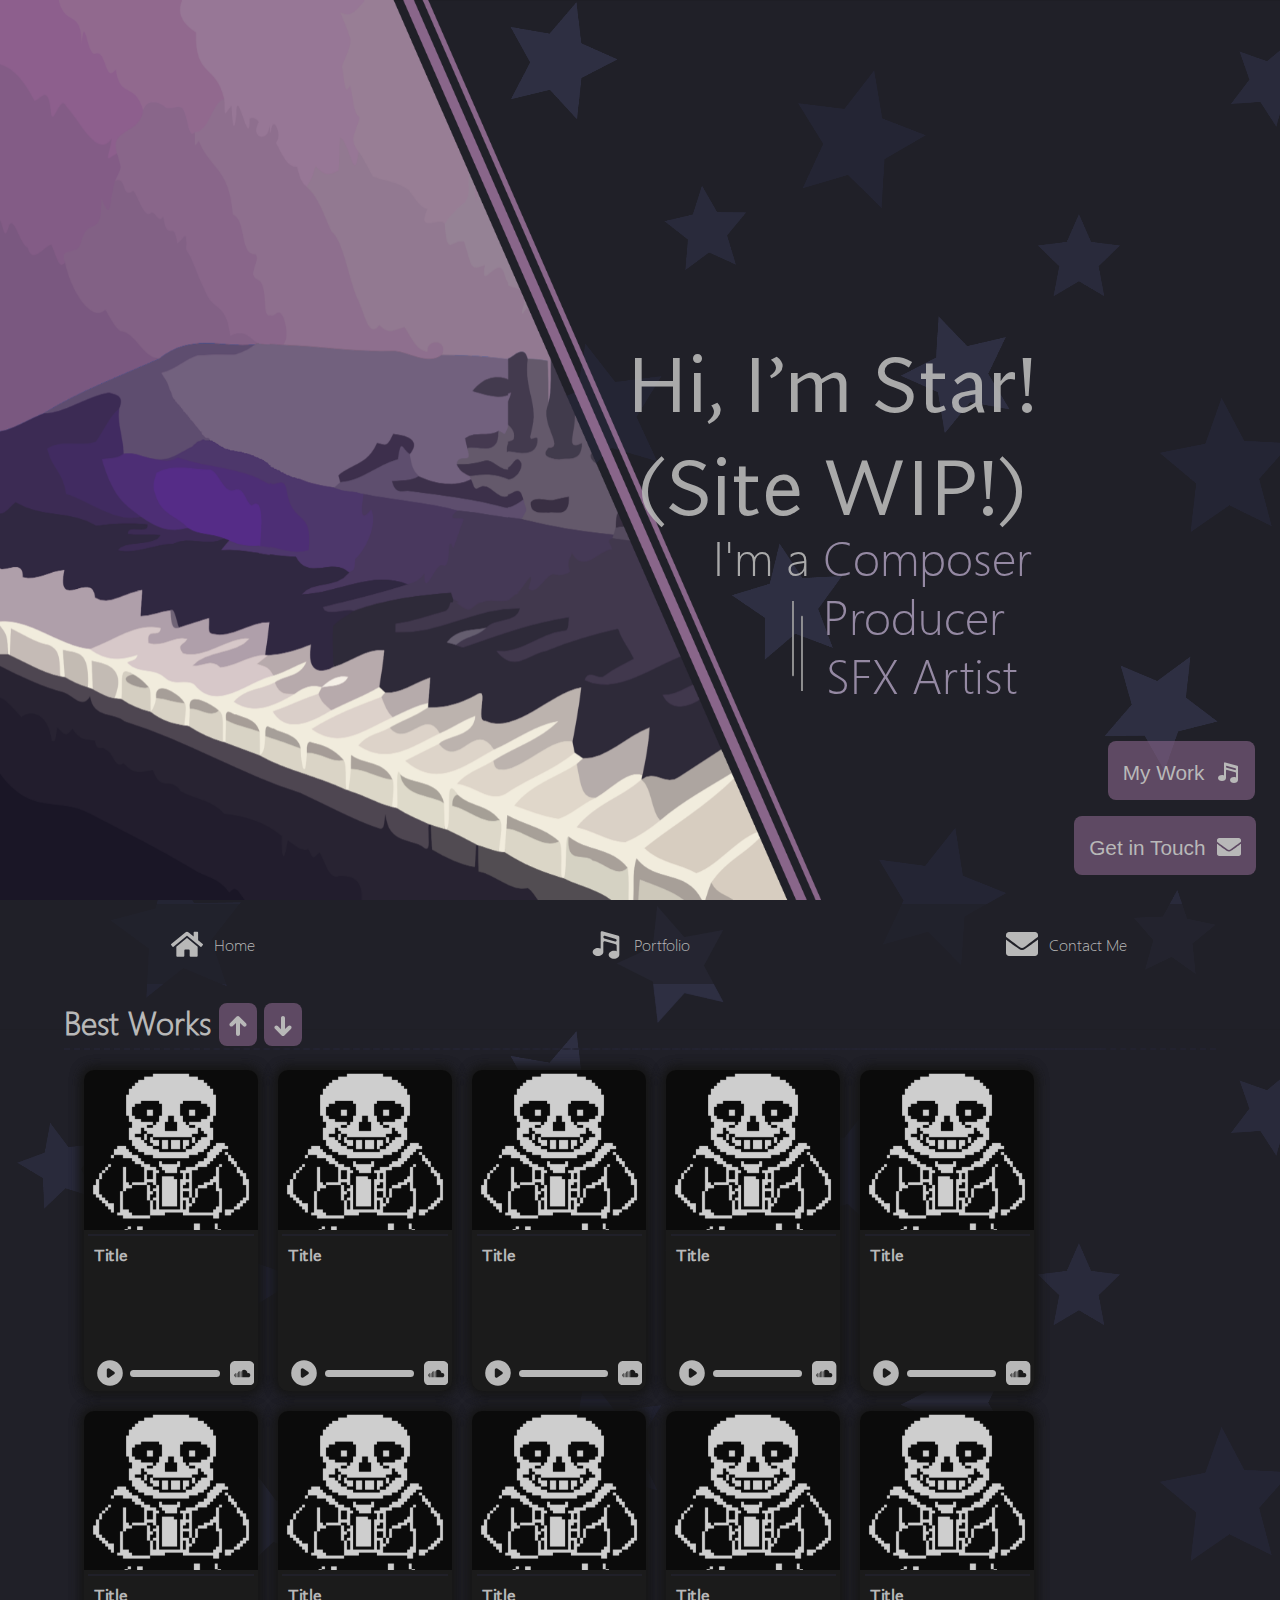
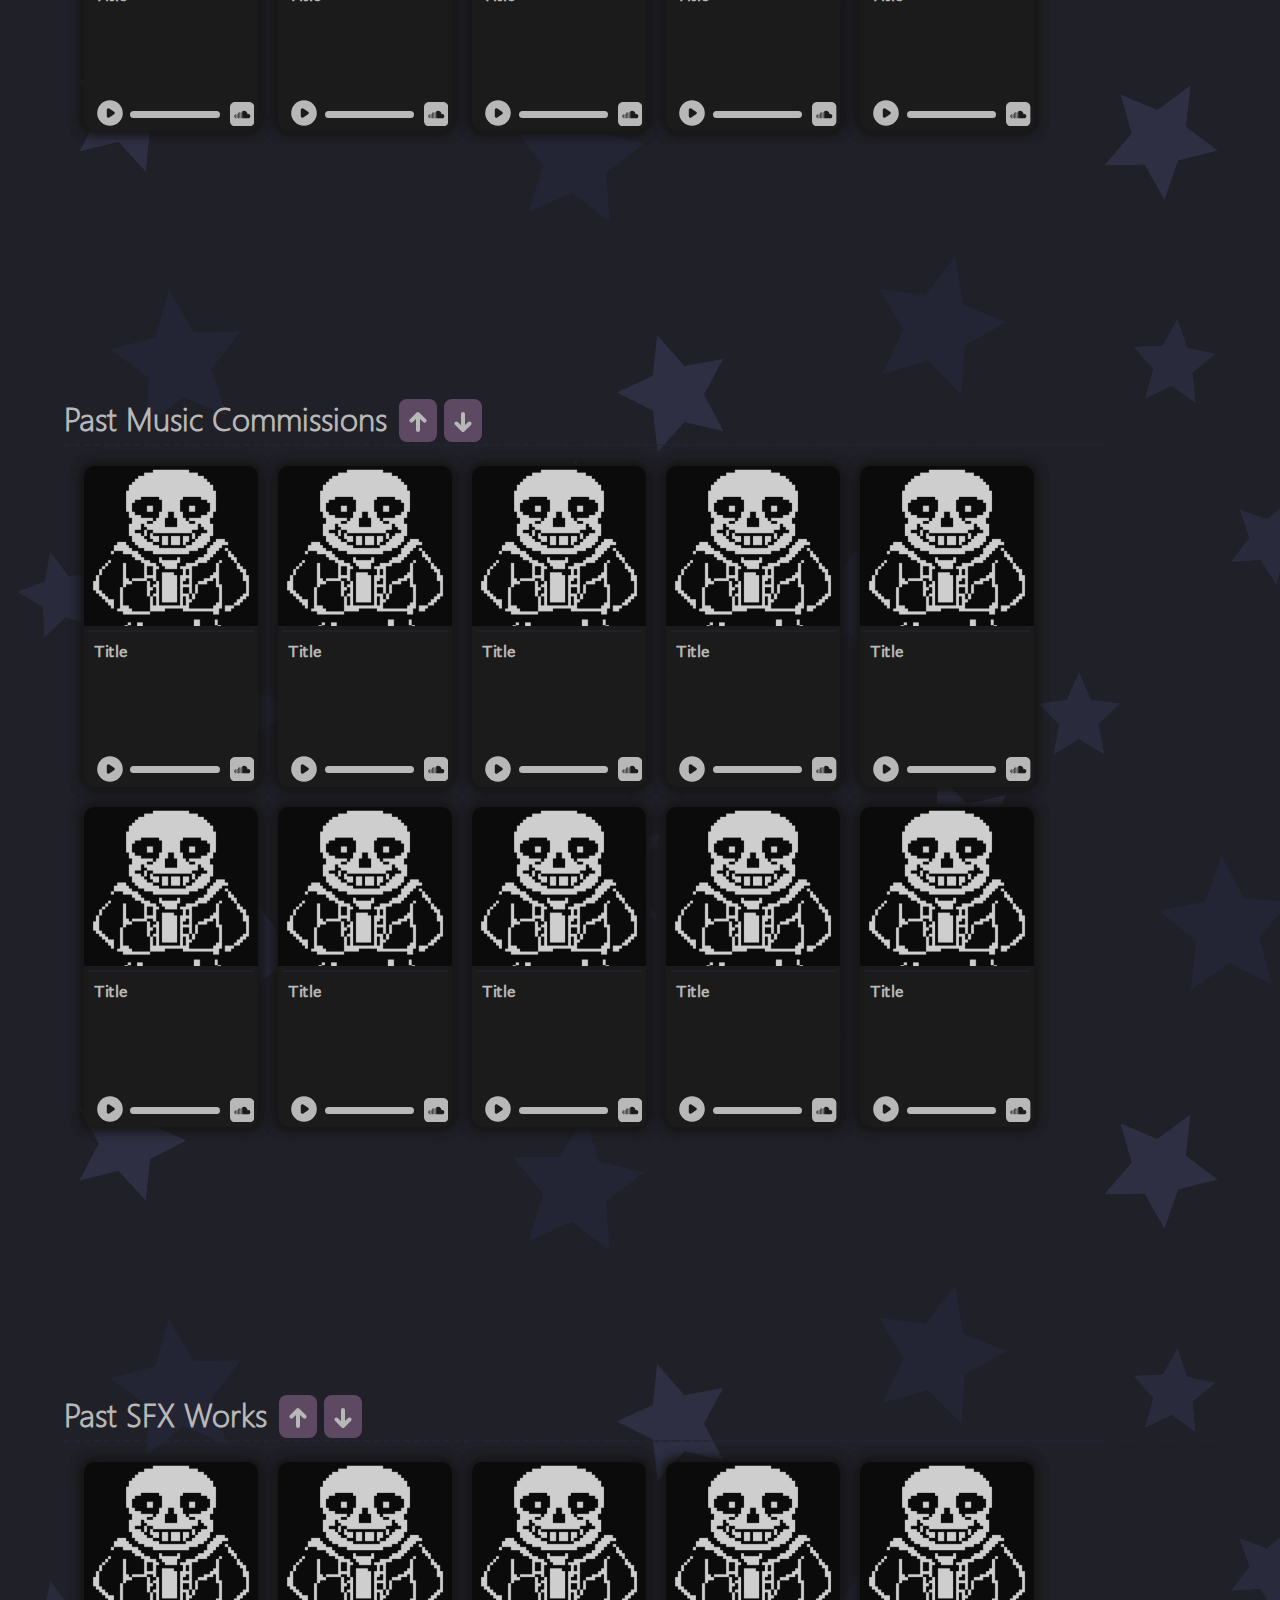
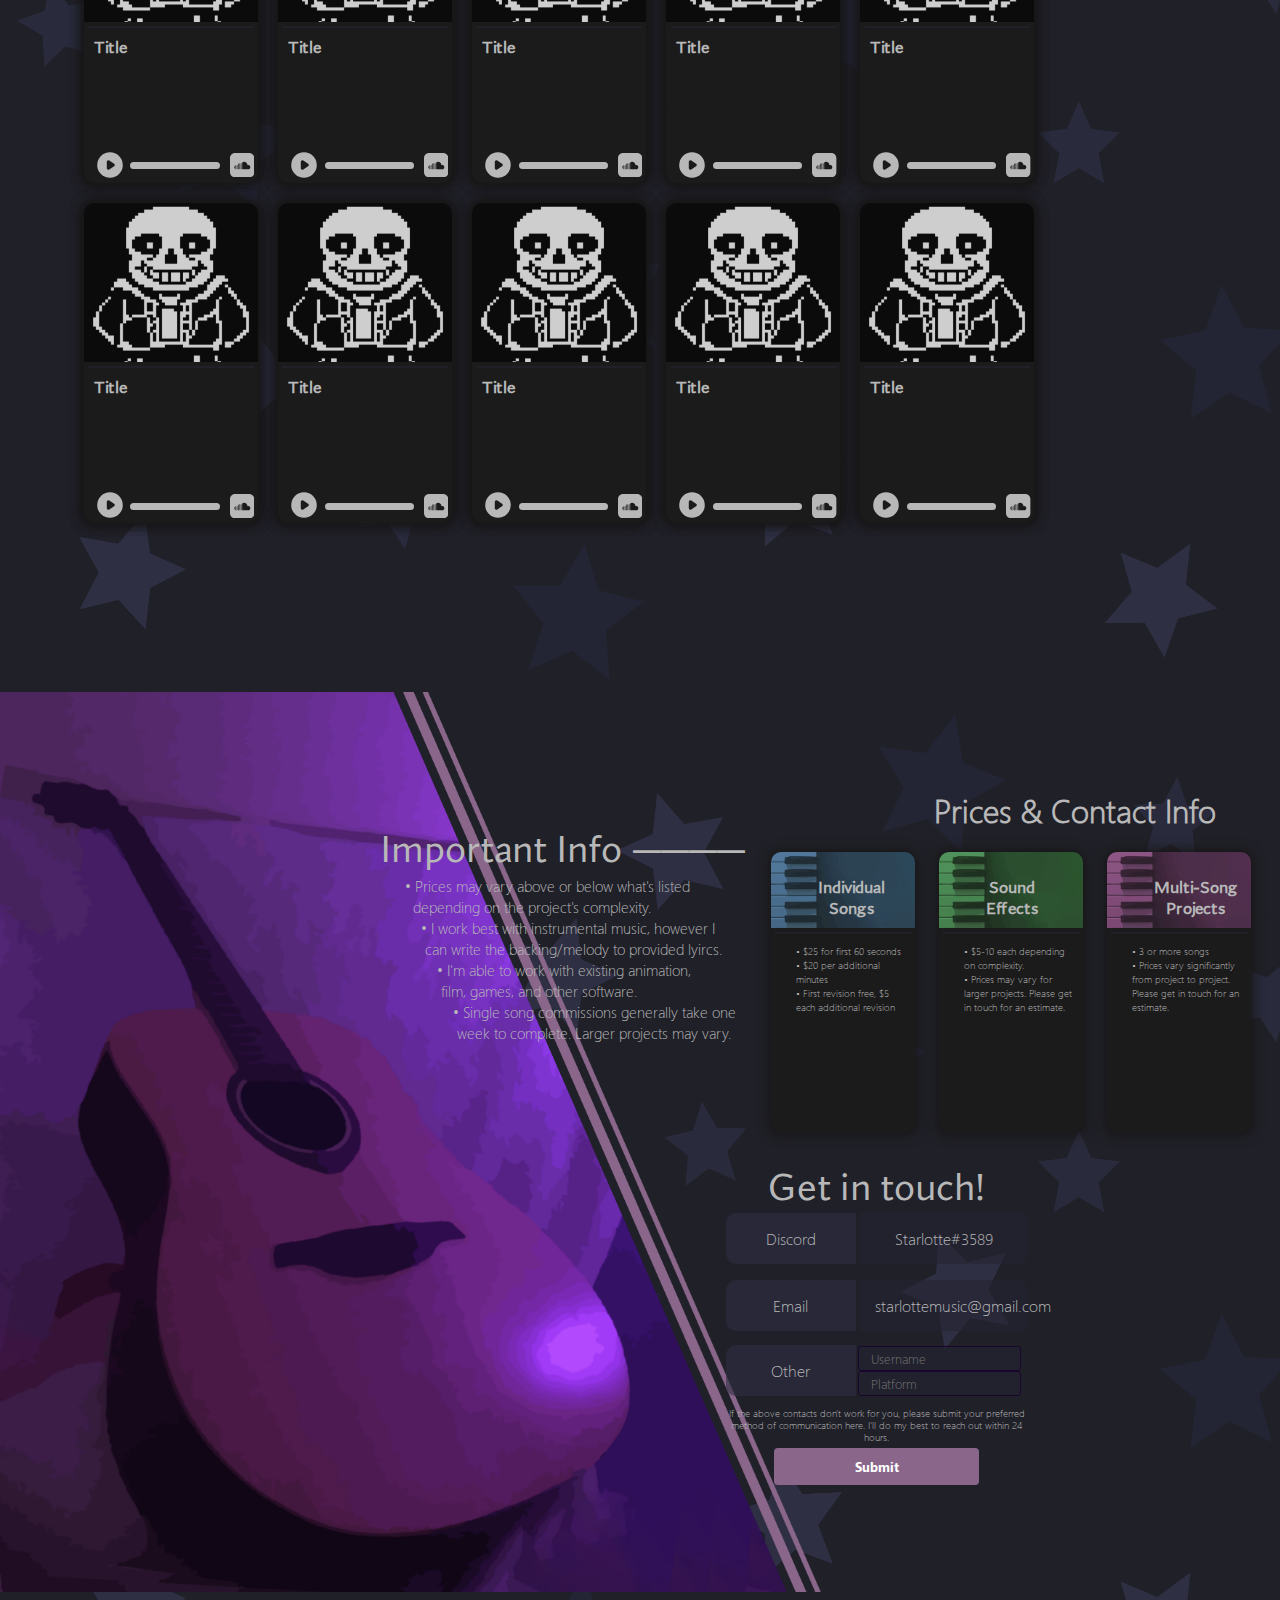
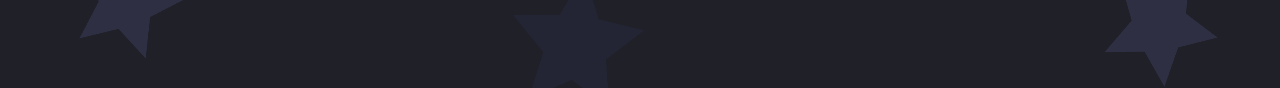
<file: index.html>
<!DOCTYPE html>
<html lang="en" data-scrollery=main>
    <head>
        <title>Starlotte's Music</title>
        <meta charset="UTF-8">
        <meta http-equiv="X-UA-Compatible" content="IE=edge">
        <meta name="viewport" content="width=device-width, initial-scale=1.0, maximum-scale=1.0, user-scalable=no, minimum-scale=1.0">
        <link rel="stylesheet" href="index.css">
        <link href="https://fonts.googleapis.com/css?family=Open+Sans:300,400,700&display=swap" rel="stylesheet"/>
        <script src="scrollery.js"></script>
        <script src="https://ajax.googleapis.com/ajax/libs/jquery/3.5.1/jquery.min.js"></script>
        <script src="smooth-scroll.min.js"></script>
        <script defer src="index.js"></script>
        <meta name="title" content="starlottemusic.github.io">
        <meta name="description" content="Starlotte's Music Portfolio">
        <meta name="keywords" content="star, starlotte, starlottemusic">
        <meta name="robots" content="index, follow">
        <meta http-equiv="Content-Type" content="text/html; charset=utf-8">
        <meta name="language" content="English">
        <meta name="author" content="Starlotte & RyanHCode">
        <link rel="shortcut icon" type="image/jpg" href="favicon.ico"/>
    </head>
    <style>
    @font-face {
  font-family: segoe_light;
  src: url(fonts/segoe_light.woff);
}
@font-face {
font-family: segoe_bold;
src: url(fonts/segoe_bold.woff);
}
  @font-face {
    font-family: seaford;
    src: url(fonts/seaford.woff);
}
img#bg-graphic{
  height: 100vh;
  width: auto;
  visibility: visible;
}
@media only screen and (max-width: 1000px) {
    img#bg-graphic{visibility: hidden}
    }
  }
    </style>
    <body scroll="no">
        <!-- #Navbar -->


        <main scroll="no">
            <div class="dimmer"></div>
            <div class="home-section" id="home">
              <div class="bg-graphic">
              <img id="bg-graphic" src="img/piano.png">
              </div>
                <div class="home-center-container">
                    <h1 class="main-header">Hi, I’m Star!</h1>
                    <p class="main-header">(Site WIP!)</p>
                    <div>
                  <img class="text-img" src="img/text.png">
                    </div>
                    <p class="sub-title">I'm a</mark>
                      <mark class="list">Composer</mark></h1>
                      <p class="subtitle-list">Producer</mark></h1>
                      <p class="subtitle-list-2">SFX Artist</mark></h1>
                        <div>
                      <img class="home-lines" src="img/lines.png">
                        </div>
                    </div>
                    <div class="learn-more-button-1">
                    <a href="#portfolio">
                        <button class="nav-style button learn-more-button" id="lmbt" href="#portfolio" onclick='switchTo("projects");'>
                            <span class="underline-hover">My Work </span>
                            <svg xmlns="http://www.w3.org/2000/svg" viewBox="0 0 24 24"><g fill="currentColor"><path d="M21.3 5.8L9.2 2.4c-.6-.2-1.2.2-1.2.9v12.1c-.6-.2-1.3-.4-2-.4-2.2 0-4 1.3-4 3s1.8 3 4 3 4-1.3 4-3v-7.2c0-.6.6-1.1 1.2-.9l8.1 2.3c.4.1.7.5.7.9v4.3c-.6-.3-1.3-.4-2-.4-2.2 0-4 1.3-4 3s1.8 3 4 3 4-1.3 4-3V6.7c0-.4-.3-.8-.7-.9zm-2.5 4.3l-8.1-2.3c-.4-.1-.7-.5-.7-1 0-.6.6-1.1 1.2-.9l8.1 2.3c.4.1.7.5.7 1 0 .6-.6 1.1-1.2.9z"></path></g></svg>
                        </button>
                        <div>
                        <div class="learn-more-button-2">
                            <a href="#contact">
                                <button class="nav-style button learn-more-button" id="lmbt" href="#contact" onclick='switchTo("contact");'>
                                    <span class="underline-hover">Get in Touch </span>
                                    <svg aria-hidden="true" focusable="false" data-prefix="fas" data-icon="envelope" role="img" xmlns="http://www.w3.org/2000/svg" viewBox="0 0 512 512" class="svg-inline--fa fa-envelope fa-w-16 fa-7x"><path fill="currentColor" d="M502.3 190.8c3.9-3.1 9.7-.2 9.7 4.7V400c0 26.5-21.5 48-48 48H48c-26.5 0-48-21.5-48-48V195.6c0-5 5.7-7.8 9.7-4.7 22.4 17.4 52.1 39.5 154.1 113.6 21.1 15.4 56.7 47.8 92.2 47.6 35.7.3 72-32.8 92.3-47.6 102-74.1 131.6-96.3 154-113.7zM256 320c23.2.4 56.6-29.2 73.4-41.4 132.7-96.3 142.8-104.7 173.4-128.7 5.8-4.5 9.2-11.5 9.2-18.9v-19c0-26.5-21.5-48-48-48H48C21.5 64 0 85.5 0 112v19c0 7.4 3.4 14.3 9.2 18.9 30.6 23.9 40.7 32.4 173.4 128.7 16.8 12.2 50.2 41.8 73.4 41.4z" class=""></path></svg>
                                </button>
                    </a>
                  </div>
                </div>
            </div>

            <div class="projects-section" id="portfolio">
                <!-- #region navbar -->
                <nav class="navbar">
                    <ul class="navbar-nav">
                        <li class="logo">
                            <a href="#home" onclick="switchTo('home')" class="nav-link">
                                <svg aria-hidden="true" focusable="false" data-prefix="fas" data-icon="code" role="img" xmlns="http://www.w3.org/2000/svg" viewBox="0 0 640 512" class="svg-inline--fa fa-code fa-w-20 fa-7x"><path fill="currentColor" d="M278.9 511.5l-61-17.7c-6.4-1.8-10-8.5-8.2-14.9L346.2 8.7c1.8-6.4 8.5-10 14.9-8.2l61 17.7c6.4 1.8 10 8.5 8.2 14.9L293.8 503.3c-1.9 6.4-8.5 10.1-14.9 8.2zm-114-112.2l43.5-46.4c4.6-4.9 4.3-12.7-.8-17.2L117 256l90.6-79.7c5.1-4.5 5.5-12.3.8-17.2l-43.5-46.4c-4.5-4.8-12.1-5.1-17-.5L3.8 247.2c-5.1 4.7-5.1 12.8 0 17.5l144.1 135.1c4.9 4.6 12.5 4.4 17-.5zm327.2.6l144.1-135.1c5.1-4.7 5.1-12.8 0-17.5L492.1 112.1c-4.8-4.5-12.4-4.3-17 .5L431.6 159c-4.6 4.9-4.3 12.7.8 17.2L523 256l-90.6 79.7c-5.1 4.5-5.5 12.3-.8 17.2l43.5 46.4c4.5 4.9 12.1 5.1 17 .6z" class=""></path></svg>
                                <span class="link-text underline-hover">Starlotte</span>
                            </a>
                        </li>
                        <li class="nav-item" id="nav-item-home">
                            <a href="#home" onclick="switchTo('home')" class="nav-link">
                                <svg aria-hidden="true" focusable="false" data-prefix="fas" data-icon="home" role="img" xmlns="http://www.w3.org/2000/svg" viewBox="0 0 576 512" class="svg-inline--fa fa-home fa-w-18 fa-9x"><path fill="currentColor" d="M280.37 148.26L96 300.11V464a16 16 0 0 0 16 16l112.06-.29a16 16 0 0 0 15.92-16V368a16 16 0 0 1 16-16h64a16 16 0 0 1 16 16v95.64a16 16 0 0 0 16 16.05L464 480a16 16 0 0 0 16-16V300L295.67 148.26a12.19 12.19 0 0 0-15.3 0zM571.6 251.47L488 182.56V44.05a12 12 0 0 0-12-12h-56a12 12 0 0 0-12 12v72.61L318.47 43a48 48 0 0 0-61 0L4.34 251.47a12 12 0 0 0-1.6 16.9l25.5 31A12 12 0 0 0 45.15 301l235.22-193.74a12.19 12.19 0 0 1 15.3 0L530.9 301a12 12 0 0 0 16.9-1.6l25.5-31a12 12 0 0 0-1.7-16.93z" class=""></path></svg>
                                <span class="link-text underline-hover">Home</span>
                            </a>
                        </li>

                        <li class="nav-item" id="nav-item-projects">
                            <a href="#portfolio" onclick="switchTo('projects')" class="nav-link">
                              <svg xmlns="http://www.w3.org/2000/svg" viewBox="0 0 24 24"><g fill="currentColor"><path d="M21.3 5.8L9.2 2.4c-.6-.2-1.2.2-1.2.9v12.1c-.6-.2-1.3-.4-2-.4-2.2 0-4 1.3-4 3s1.8 3 4 3 4-1.3 4-3v-7.2c0-.6.6-1.1 1.2-.9l8.1 2.3c.4.1.7.5.7.9v4.3c-.6-.3-1.3-.4-2-.4-2.2 0-4 1.3-4 3s1.8 3 4 3 4-1.3 4-3V6.7c0-.4-.3-.8-.7-.9zm-2.5 4.3l-8.1-2.3c-.4-.1-.7-.5-.7-1 0-.6.6-1.1 1.2-.9l8.1 2.3c.4.1.7.5.7 1 0 .6-.6 1.1-1.2.9z"></path></g></svg>
                        <span class="link-text underline-hover">Portfolio</span>
                            </a>
                        </li>



                        <li class="nav-item" id="nav-item-contact">
                            <a href="#contact" class="nav-link" onclick="switchTo('contact')">
                                <svg aria-hidden="true" focusable="false" data-prefix="fas" data-icon="envelope" role="img" xmlns="http://www.w3.org/2000/svg" viewBox="0 0 512 512" class="svg-inline--fa fa-envelope fa-w-16 fa-7x"><path fill="currentColor" d="M502.3 190.8c3.9-3.1 9.7-.2 9.7 4.7V400c0 26.5-21.5 48-48 48H48c-26.5 0-48-21.5-48-48V195.6c0-5 5.7-7.8 9.7-4.7 22.4 17.4 52.1 39.5 154.1 113.6 21.1 15.4 56.7 47.8 92.2 47.6 35.7.3 72-32.8 92.3-47.6 102-74.1 131.6-96.3 154-113.7zM256 320c23.2.4 56.6-29.2 73.4-41.4 132.7-96.3 142.8-104.7 173.4-128.7 5.8-4.5 9.2-11.5 9.2-18.9v-19c0-26.5-21.5-48-48-48H48C21.5 64 0 85.5 0 112v19c0 7.4 3.4 14.3 9.2 18.9 30.6 23.9 40.7 32.4 173.4 128.7 16.8 12.2 50.2 41.8 73.4 41.4z" class=""></path></svg>
                                <span class="link-text underline-hover">Contact Me</span>
                            </a>
                        </li>
                    </ul>
                </nav>
                <!-- #endregion -->



                <!-- #region panels -->
                <div class="projects-outer" id="portfolio">
                  <div class="projects-header slide-in-title slide-in">
                    <h1 class="projects-header slide-in-title slide-in" id="slide-in-header-projects">Best Works</h1>
                    <div class="arrow-button-up1">
                        <button class="arrow-nav-style button learn-more-button">
                          <svg xmlns="http://www.w3.org/2000/svg" viewBox="0 0 24 24"><g fill="currentColor"><path d="M4 12c.8.8 2.1.8 2.8 0L10 8.9V20c0 1.1.9 2 2 2s2-.9 2-2V8.9l3.2 3.2c.8.8 2.1.8 2.8 0 .8-.8.8-2 0-2.8l-6.6-6.6C13 2.2 12.5 2 12 2c-.5 0-1 .2-1.4.6L4 9.2c-.8.7-.8 2 0 2.8z"></path></g></svg>
                        </button>
                      </div>
                      <div class="arrow-button-down1">
                      <a href="#portfolio-2">
                          <button class="arrow-nav-style button learn-more-button" id="lmbt" href="#portfolio-2" onclick='switchTo("projects");'>
                            <svg xmlns="http://www.w3.org/2000/svg" viewBox="0 0 24 24"><g fill="currentColor"><path d="M20 12c-.8-.8-2.1-.8-2.8 0L14 15.1V4c0-1.1-.9-2-2-2s-2 .9-2 2v11.2L6.8 12c-.8-.8-2.1-.8-2.8 0-.8.8-.8 2 0 2.8l6.6 6.6c.4.4.9.6 1.4.6.5 0 1-.2 1.4-.6l6.5-6.5c.9-.8.9-2.1.1-2.9z"></path></g></svg>
                          </button>
                        </a>
                        </div>
                      </div>
                    <div class="projects-container">
                        <!-- TurtleDash -->
                        <a class="card-a">
                          <div class="portfolio-back">
                            <h2 class="card-text-title">TITLE</h2>
                            <h2 class="card-description">Description<br><br><br><br><br><br><br><br><br><br><br><br><br><br><br></h2>
                            <div class="portfolio-card" id="card-cover">
                              <img class="card-image" src="img/thumbnail/placeholder.png"/>
                                <hr class="card-divider">
                                <div class="card-contents">
                                    <h2 class="card-title">Title</h2>
                                  </div>
                                </div>

                                <div class="card-player">
                                  <div class="audio-player left">
                                    <div class="icon-container">
                                      <audio preload="metadata" src="mus/testsong.mp3"></audio>
                                    </div>
                                    <div class="controls">
                                      <button class="player-button">
                                        <svg viewBox="0 0 20 20" fill="#3D3132">
                                          <use class="useBtn" href="#icon-play" />
                                        </svg>
                                      </button>
                                      <input type="range" class="timeline" min="0" max="100" step="1" value="0" onchange="updateTextInput(this.value);">
                                    </div>
                                    <a href="https://soundcloud.com/starlotte-117" class="sc-link" target="_blank">
                                      <svg xmlns="http://www.w3.org/2000/svg" viewBox="0 0 24 24" fill="currentColor"><path d="M19 0h-14c-2.761 0-5 2.239-5 5v14c0 2.761 2.239 5 5 5h14c2.762 0 5-2.239 5-5v-14c0-2.761-2.238-5-5-5zm-14.333 15.524c-.405-.365-.667-.903-.667-1.512 0-.608.262-1.146.667-1.512v3.024zm1.333.476c-.243 0-.369.003-.667-.092v-3.792c.316-.101.465-.097.667-.081v3.965zm1.333 0h-.666v-3.778l.206.121c.091-.375.253-.718.461-1.023v4.68zm1.334 0h-.667v-5.378c.206-.154.426-.286.667-.377v5.755zm1.333 0h-.667v-5.905c.251-.027.328-.046.667.006v5.899zm1.333 0h-.667v-5.7l.253.123c.119-.207.261-.395.414-.572v6.149zm6.727 0h-6.06v-6.748c.532-.366 1.16-.585 1.842-.585 1.809 0 3.275 1.494 3.41 3.386 1.303-.638 2.748.387 2.748 1.876 0 1.143-.869 2.071-1.94 2.071z"/></svg>
                                    </a>
                                  </div>
                            </div>
                          </div>
                        </a>


                        <!-- Blender4FTC -->
                        <a class="card-a" target="_blank">
                          <div class="portfolio-back">
                            <h2 class="card-text-title">TITLE</h2>
                            <h2 class="card-description">Description<br><br><br><br><br><br><br><br><br><br><br><br><br><br><br></h2>
                            <div class="portfolio-card" id="card-cover">
                                <img src="img/thumbnail/placeholder.png" class="card-image">
                                <hr class="card-divider">
                                <div class="card-contents">
                                    <h2 class="card-title">Title</h2>
                                  </div>
                                </div>

                                <div class="card-player">
                                  <div class="audio-player left">
                                    <div class="icon-container">
                                      <audio preload="metadata" src="mus/testsong.mp3"></audio>
                                    </div>
                                    <div class="controls">
                                      <button class="player-button">
                                        <svg viewBox="0 0 20 20" fill="#3D3132">
                                          <use class="useBtn" href="#icon-play" />
                                        </svg>
                                      </button>
                                      <input type="range" class="timeline" min="0" max="100" step="1" value="0" onchange="updateTextInput(this.value);">
                                    </div>
                                    <a href="https://soundcloud.com/starlotte-117" class="sc-link" target="_blank">
                                      <svg xmlns="http://www.w3.org/2000/svg" viewBox="0 0 24 24" fill="currentColor"><path d="M19 0h-14c-2.761 0-5 2.239-5 5v14c0 2.761 2.239 5 5 5h14c2.762 0 5-2.239 5-5v-14c0-2.761-2.238-5-5-5zm-14.333 15.524c-.405-.365-.667-.903-.667-1.512 0-.608.262-1.146.667-1.512v3.024zm1.333.476c-.243 0-.369.003-.667-.092v-3.792c.316-.101.465-.097.667-.081v3.965zm1.333 0h-.666v-3.778l.206.121c.091-.375.253-.718.461-1.023v4.68zm1.334 0h-.667v-5.378c.206-.154.426-.286.667-.377v5.755zm1.333 0h-.667v-5.905c.251-.027.328-.046.667.006v5.899zm1.333 0h-.667v-5.7l.253.123c.119-.207.261-.395.414-.572v6.149zm6.727 0h-6.06v-6.748c.532-.366 1.16-.585 1.842-.585 1.809 0 3.275 1.494 3.41 3.386 1.303-.638 2.748.387 2.748 1.876 0 1.143-.869 2.071-1.94 2.071z"/></svg>
                                    </a>
                                  </div>
                            </div>
                          </div>
                        </a>


                        <!-- First2Click -->
                        <a class="card-a" target="_blank">
                          <div class="portfolio-back">
                            <h2 class="card-text-title">TITLE</h2>
                            <h2 class="card-description">Description<br><br><br><br><br><br><br><br><br><br><br><br><br><br><br></h2>
                            <div class="portfolio-card" id="card-cover">
                                <img src="img/thumbnail/placeholder.png" class="card-image">
                                <hr class="card-divider">
                                <div class="card-contents">
                                    <h2 class="card-title">Title</h2>
                                  </div>
                                </div>

                                <div class="card-player">
                                  <div class="audio-player left">
                                    <div class="icon-container">
                                      <audio preload="metadata" src="mus/testsong.mp3"></audio>
                                    </div>
                                    <div class="controls">
                                      <button class="player-button">
                                        <svg viewBox="0 0 20 20" fill="#3D3132">
                                          <use class="useBtn" href="#icon-play" />
                                        </svg>
                                      </button>
                                      <input type="range" class="timeline" min="0" max="100" step="1" value="0" onchange="updateTextInput(this.value);">
                                    </div>
                                    <a href="https://soundcloud.com/starlotte-117" class="sc-link" target="_blank">
                                      <svg xmlns="http://www.w3.org/2000/svg" viewBox="0 0 24 24" fill="currentColor"><path d="M19 0h-14c-2.761 0-5 2.239-5 5v14c0 2.761 2.239 5 5 5h14c2.762 0 5-2.239 5-5v-14c0-2.761-2.238-5-5-5zm-14.333 15.524c-.405-.365-.667-.903-.667-1.512 0-.608.262-1.146.667-1.512v3.024zm1.333.476c-.243 0-.369.003-.667-.092v-3.792c.316-.101.465-.097.667-.081v3.965zm1.333 0h-.666v-3.778l.206.121c.091-.375.253-.718.461-1.023v4.68zm1.334 0h-.667v-5.378c.206-.154.426-.286.667-.377v5.755zm1.333 0h-.667v-5.905c.251-.027.328-.046.667.006v5.899zm1.333 0h-.667v-5.7l.253.123c.119-.207.261-.395.414-.572v6.149zm6.727 0h-6.06v-6.748c.532-.366 1.16-.585 1.842-.585 1.809 0 3.275 1.494 3.41 3.386 1.303-.638 2.748.387 2.748 1.876 0 1.143-.869 2.071-1.94 2.071z"/></svg>
                                    </a>
                                  </div>
                            </div>
                          </div>
                        </a>

                        <!-- Endless Oceans -->
                        <a class="card-a" target="_blank">
                          <div class="portfolio-back">
                            <h2 class="card-text-title">TITLE</h2>
                            <h2 class="card-description">Description<br><br><br><br><br><br><br><br><br><br><br><br><br><br><br></h2>
                            <div class="portfolio-card" id="card-cover">
                                <img src="img/thumbnail/placeholder.png" class="card-image">
                                <hr class="card-divider">
                                <div class="card-contents">
                                    <h2 class="card-title">Title</h2>
                          </div>
                                </div>

                                <div class="card-player">
                                  <div class="audio-player left">
                                    <div class="icon-container">
                                      <audio preload="metadata" src="mus/testsong.mp3"></audio>
                                    </div>
                                    <div class="controls">
                                      <button class="player-button">
                                        <svg viewBox="0 0 20 20" fill="#3D3132">
                                          <use class="useBtn" href="#icon-play" />
                                        </svg>
                                      </button>
                                      <input type="range" class="timeline" min="0" max="100" step="1" value="0" onchange="updateTextInput(this.value);">
                                    </div>
                                    <a href="https://soundcloud.com/starlotte-117" class="sc-link" target="_blank">
                                      <svg xmlns="http://www.w3.org/2000/svg" viewBox="0 0 24 24" fill="currentColor"><path d="M19 0h-14c-2.761 0-5 2.239-5 5v14c0 2.761 2.239 5 5 5h14c2.762 0 5-2.239 5-5v-14c0-2.761-2.238-5-5-5zm-14.333 15.524c-.405-.365-.667-.903-.667-1.512 0-.608.262-1.146.667-1.512v3.024zm1.333.476c-.243 0-.369.003-.667-.092v-3.792c.316-.101.465-.097.667-.081v3.965zm1.333 0h-.666v-3.778l.206.121c.091-.375.253-.718.461-1.023v4.68zm1.334 0h-.667v-5.378c.206-.154.426-.286.667-.377v5.755zm1.333 0h-.667v-5.905c.251-.027.328-.046.667.006v5.899zm1.333 0h-.667v-5.7l.253.123c.119-.207.261-.395.414-.572v6.149zm6.727 0h-6.06v-6.748c.532-.366 1.16-.585 1.842-.585 1.809 0 3.275 1.494 3.41 3.386 1.303-.638 2.748.387 2.748 1.876 0 1.143-.869 2.071-1.94 2.071z"/></svg>
                                    </a>
                                  </div>
                            </div>
                          </div>
                        </a>




                        <!-- Path Planner -->
                        <a class="card-a">
                          <div class="portfolio-back">
                            <h2 class="card-text-title">TITLE</h2>
                            <h2 class="card-description">Description<br><br><br><br><br><br><br><br><br><br><br><br><br><br><br></h2>
                            <div class="portfolio-card" id="card-cover">
                                <img src="img/thumbnail/placeholder.png" class="card-image">
                                <hr class="card-divider">
                                <div class="card-contents">
                                    <h2 class="card-title">Title</h2>
                                </div>
                                </div>

                                <div class="card-player">
                                  <div class="audio-player left">
                                    <div class="icon-container">
                                      <audio preload="metadata" src="mus/testsong.mp3"></audio>
                                    </div>
                                    <div class="controls">
                                      <button class="player-button">
                                        <svg viewBox="0 0 20 20" fill="#3D3132">
                                          <use class="useBtn" href="#icon-play" />
                                        </svg>
                                      </button>
                                      <input type="range" class="timeline" min="0" max="100" step="1" value="0" onchange="updateTextInput(this.value);">
                                    </div>
                                    <a href="https://soundcloud.com/starlotte-117" class="sc-link" target="_blank">
                                      <svg xmlns="http://www.w3.org/2000/svg" viewBox="0 0 24 24" fill="currentColor"><path d="M19 0h-14c-2.761 0-5 2.239-5 5v14c0 2.761 2.239 5 5 5h14c2.762 0 5-2.239 5-5v-14c0-2.761-2.238-5-5-5zm-14.333 15.524c-.405-.365-.667-.903-.667-1.512 0-.608.262-1.146.667-1.512v3.024zm1.333.476c-.243 0-.369.003-.667-.092v-3.792c.316-.101.465-.097.667-.081v3.965zm1.333 0h-.666v-3.778l.206.121c.091-.375.253-.718.461-1.023v4.68zm1.334 0h-.667v-5.378c.206-.154.426-.286.667-.377v5.755zm1.333 0h-.667v-5.905c.251-.027.328-.046.667.006v5.899zm1.333 0h-.667v-5.7l.253.123c.119-.207.261-.395.414-.572v6.149zm6.727 0h-6.06v-6.748c.532-.366 1.16-.585 1.842-.585 1.809 0 3.275 1.494 3.41 3.386 1.303-.638 2.748.387 2.748 1.876 0 1.143-.869 2.071-1.94 2.071z"/></svg>
                                    </a>
                                  </div>
                            </div>
                          </div>
                        </a>
                        <!-- Path Planner -->
                        <a class="card-a" target="_blank">
                          <div class="portfolio-back">
                            <h2 class="card-text-title">TITLE</h2>
                            <h2 class="card-description">Description<br><br><br><br><br><br><br><br><br><br><br><br><br><br><br></h2>
                            <div class="portfolio-card" id="card-cover" style="--text: 'View Preview'">
                                <img src="img/thumbnail/placeholder.png" class="card-image">
                                <hr class="card-divider">
                                <div class="card-contents">
                                    <h2 class="card-title">Title</h2>
                                </div>
                                </div>

                                <div class="card-player">
                                  <div class="audio-player left">
                                    <div class="icon-container">
                                      <audio preload="metadata" src="mus/testsong.mp3"></audio>
                                    </div>
                                    <div class="controls">
                                      <button class="player-button">
                                        <svg viewBox="0 0 20 20" fill="#3D3132">
                                          <use class="useBtn" href="#icon-play" />
                                        </svg>
                                      </button>
                                      <input type="range" class="timeline" min="0" max="100" step="1" value="0" onchange="updateTextInput(this.value);">
                                    </div>
                                    <a href="https://soundcloud.com/starlotte-117" class="sc-link" target="_blank">
                                      <svg xmlns="http://www.w3.org/2000/svg" viewBox="0 0 24 24" fill="currentColor"><path d="M19 0h-14c-2.761 0-5 2.239-5 5v14c0 2.761 2.239 5 5 5h14c2.762 0 5-2.239 5-5v-14c0-2.761-2.238-5-5-5zm-14.333 15.524c-.405-.365-.667-.903-.667-1.512 0-.608.262-1.146.667-1.512v3.024zm1.333.476c-.243 0-.369.003-.667-.092v-3.792c.316-.101.465-.097.667-.081v3.965zm1.333 0h-.666v-3.778l.206.121c.091-.375.253-.718.461-1.023v4.68zm1.334 0h-.667v-5.378c.206-.154.426-.286.667-.377v5.755zm1.333 0h-.667v-5.905c.251-.027.328-.046.667.006v5.899zm1.333 0h-.667v-5.7l.253.123c.119-.207.261-.395.414-.572v6.149zm6.727 0h-6.06v-6.748c.532-.366 1.16-.585 1.842-.585 1.809 0 3.275 1.494 3.41 3.386 1.303-.638 2.748.387 2.748 1.876 0 1.143-.869 2.071-1.94 2.071z"/></svg>
                                    </a>
                                  </div>
                            </div>
                          </div>
                        </a>

                        <!-- Path Planner -->
                        <a class="card-a">
                          <div class="portfolio-back">
                            <h2 class="card-text-title">TITLE</h2>
                            <h2 class="card-description">Description<br><br><br><br><br><br><br><br><br><br><br><br><br><br><br></h2>
                            <div class="portfolio-card" id="card-cover">
                                <img src="img/thumbnail/placeholder.png" class="card-image">
                                <hr class="card-divider">
                                <div class="card-contents">
                                    <h2 class="card-title">Title</h2>
                                </div>
                                </div>

                                <div class="card-player">
                                  <div class="audio-player left">
                                    <div class="icon-container">
                                      <audio preload="metadata" src="mus/testsong.mp3"></audio>
                                    </div>
                                    <div class="controls">
                                      <button class="player-button">
                                        <svg viewBox="0 0 20 20" fill="#3D3132">
                                          <use class="useBtn" href="#icon-play" />
                                        </svg>
                                      </button>
                                      <input type="range" class="timeline" min="0" max="100" step="1" value="0" onchange="updateTextInput(this.value);">
                                    </div>
                                    <a href="https://soundcloud.com/starlotte-117" class="sc-link" target="_blank">
                                      <svg xmlns="http://www.w3.org/2000/svg" viewBox="0 0 24 24" fill="currentColor"><path d="M19 0h-14c-2.761 0-5 2.239-5 5v14c0 2.761 2.239 5 5 5h14c2.762 0 5-2.239 5-5v-14c0-2.761-2.238-5-5-5zm-14.333 15.524c-.405-.365-.667-.903-.667-1.512 0-.608.262-1.146.667-1.512v3.024zm1.333.476c-.243 0-.369.003-.667-.092v-3.792c.316-.101.465-.097.667-.081v3.965zm1.333 0h-.666v-3.778l.206.121c.091-.375.253-.718.461-1.023v4.68zm1.334 0h-.667v-5.378c.206-.154.426-.286.667-.377v5.755zm1.333 0h-.667v-5.905c.251-.027.328-.046.667.006v5.899zm1.333 0h-.667v-5.7l.253.123c.119-.207.261-.395.414-.572v6.149zm6.727 0h-6.06v-6.748c.532-.366 1.16-.585 1.842-.585 1.809 0 3.275 1.494 3.41 3.386 1.303-.638 2.748.387 2.748 1.876 0 1.143-.869 2.071-1.94 2.071z"/></svg>
                                    </a>
                                  </div>
                            </div>
                          </div>
                        </a>

                        <!-- Path Planner -->
                        <a class="card-a">
                          <div class="portfolio-back">
                            <h2 class="card-text-title">TITLE</h2>
                            <h2 class="card-description">Description<br><br><br><br><br><br><br><br><br><br><br><br><br><br><br></h2>
                            <div class="portfolio-card" id="card-cover">
                                <img src="img/thumbnail/placeholder.png" class="card-image">
                                <hr class="card-divider">
                                <div class="card-contents">
                                    <h2 class="card-title">Title</h2>
                                </div>
                                </div>

                                <div class="card-player">
                                  <div class="audio-player left">
                                    <div class="icon-container">
                                      <audio preload="metadata" src="mus/testsong.mp3"></audio>
                                    </div>
                                    <div class="controls">
                                      <button class="player-button">
                                        <svg viewBox="0 0 20 20" fill="#3D3132">
                                          <use class="useBtn" href="#icon-play" />
                                        </svg>
                                      </button>
                                      <input type="range" class="timeline" min="0" max="100" step="1" value="0" onchange="updateTextInput(this.value);">
                                    </div>
                                    <a href="https://soundcloud.com/starlotte-117" class="sc-link" target="_blank">
                                      <svg xmlns="http://www.w3.org/2000/svg" viewBox="0 0 24 24" fill="currentColor"><path d="M19 0h-14c-2.761 0-5 2.239-5 5v14c0 2.761 2.239 5 5 5h14c2.762 0 5-2.239 5-5v-14c0-2.761-2.238-5-5-5zm-14.333 15.524c-.405-.365-.667-.903-.667-1.512 0-.608.262-1.146.667-1.512v3.024zm1.333.476c-.243 0-.369.003-.667-.092v-3.792c.316-.101.465-.097.667-.081v3.965zm1.333 0h-.666v-3.778l.206.121c.091-.375.253-.718.461-1.023v4.68zm1.334 0h-.667v-5.378c.206-.154.426-.286.667-.377v5.755zm1.333 0h-.667v-5.905c.251-.027.328-.046.667.006v5.899zm1.333 0h-.667v-5.7l.253.123c.119-.207.261-.395.414-.572v6.149zm6.727 0h-6.06v-6.748c.532-.366 1.16-.585 1.842-.585 1.809 0 3.275 1.494 3.41 3.386 1.303-.638 2.748.387 2.748 1.876 0 1.143-.869 2.071-1.94 2.071z"/></svg>
                                    </a>
                                  </div>
                            </div>
                          </div>
                        </a>

                        <!-- Path Planner -->
                        <a class="card-a">
                          <div class="portfolio-back">
                            <h2 class="card-text-title">TITLE</h2>
                            <h2 class="card-description">Description<br><br><br><br><br><br><br><br><br><br><br><br><br><br><br></h2>
                            <div class="portfolio-card" id="card-cover">
                                <img src="img/thumbnail/placeholder.png" class="card-image">
                                <hr class="card-divider">
                                <div class="card-contents">
                                    <h2 class="card-title">Title</h2>
                                </div>
                                </div>

                                <div class="card-player">
                                  <div class="audio-player left">
                                    <div class="icon-container">
                                      <audio preload="metadata" src="mus/testsong.mp3"></audio>
                                    </div>
                                    <div class="controls">
                                      <button class="player-button">
                                        <svg viewBox="0 0 20 20" fill="#3D3132">
                                          <use class="useBtn" href="#icon-play" />
                                        </svg>
                                      </button>
                                      <input type="range" class="timeline" min="0" max="100" step="1" value="0" onchange="updateTextInput(this.value);">
                                    </div>
                                    <a href="https://soundcloud.com/starlotte-117" class="sc-link" target="_blank">
                                      <svg xmlns="http://www.w3.org/2000/svg" viewBox="0 0 24 24" fill="currentColor"><path d="M19 0h-14c-2.761 0-5 2.239-5 5v14c0 2.761 2.239 5 5 5h14c2.762 0 5-2.239 5-5v-14c0-2.761-2.238-5-5-5zm-14.333 15.524c-.405-.365-.667-.903-.667-1.512 0-.608.262-1.146.667-1.512v3.024zm1.333.476c-.243 0-.369.003-.667-.092v-3.792c.316-.101.465-.097.667-.081v3.965zm1.333 0h-.666v-3.778l.206.121c.091-.375.253-.718.461-1.023v4.68zm1.334 0h-.667v-5.378c.206-.154.426-.286.667-.377v5.755zm1.333 0h-.667v-5.905c.251-.027.328-.046.667.006v5.899zm1.333 0h-.667v-5.7l.253.123c.119-.207.261-.395.414-.572v6.149zm6.727 0h-6.06v-6.748c.532-.366 1.16-.585 1.842-.585 1.809 0 3.275 1.494 3.41 3.386 1.303-.638 2.748.387 2.748 1.876 0 1.143-.869 2.071-1.94 2.071z"/></svg>
                                    </a>
                                  </div>
                            </div>
                          </div>
                        </a>

                        <!-- Path Planner -->
                        <a class="card-a">
                          <div class="portfolio-back">
                            <h2 class="card-text-title">TITLE</h2>
                            <h2 class="card-description">Description<br><br><br><br><br><br><br><br><br><br><br><br><br><br><br></h2>
                            <div class="portfolio-card" id="card-cover">
                                <img src="img/thumbnail/placeholder.png" class="card-image">
                                <hr class="card-divider">
                                <div class="card-contents">
                                    <h2 class="card-title">Title</h2>
                                </div>
                                </div>

                                <div class="card-player">
                                  <div class="audio-player left">
                                    <div class="icon-container">
                                      <audio preload="metadata" src="mus/testsong.mp3"></audio>
                                    </div>
                                    <div class="controls">
                                      <button class="player-button">
                                        <svg viewBox="0 0 20 20" fill="#3D3132">
                                          <use class="useBtn" href="#icon-play" />
                                        </svg>
                                      </button>
                                      <input type="range" class="timeline" min="0" max="100" step="1" value="0" onchange="updateTextInput(this.value);">
                                    </div>
                                    <a href="https://soundcloud.com/starlotte-117" class="sc-link" target="_blank">
                                      <svg xmlns="http://www.w3.org/2000/svg" viewBox="0 0 24 24" fill="currentColor"><path d="M19 0h-14c-2.761 0-5 2.239-5 5v14c0 2.761 2.239 5 5 5h14c2.762 0 5-2.239 5-5v-14c0-2.761-2.238-5-5-5zm-14.333 15.524c-.405-.365-.667-.903-.667-1.512 0-.608.262-1.146.667-1.512v3.024zm1.333.476c-.243 0-.369.003-.667-.092v-3.792c.316-.101.465-.097.667-.081v3.965zm1.333 0h-.666v-3.778l.206.121c.091-.375.253-.718.461-1.023v4.68zm1.334 0h-.667v-5.378c.206-.154.426-.286.667-.377v5.755zm1.333 0h-.667v-5.905c.251-.027.328-.046.667.006v5.899zm1.333 0h-.667v-5.7l.253.123c.119-.207.261-.395.414-.572v6.149zm6.727 0h-6.06v-6.748c.532-.366 1.16-.585 1.842-.585 1.809 0 3.275 1.494 3.41 3.386 1.303-.638 2.748.387 2.748 1.876 0 1.143-.869 2.071-1.94 2.071z"/></svg>
                                    </a>
                                  </div>
                            </div>
                          </div>
                        </a>

                <svg class="plyrBtns" style="display:none" aria-hidden="true">
                  <symbol class="icon icon-play" id="icon-play" viewBox="0 0 20 20" fill="currentColor">
                    <path fill-rule="evenodd" d="M10 18a8 8 0 100-16 8 8 0 000 16zM9.555 7.168A1 1 0 008 8v4a1 1 0 001.555.832l3-2a1 1 0 000-1.664l-3-2z" clip-rule="evenodd" />
                  </symbol>
                  <symbol class="icon icon-pause" id="icon-pause" viewBox="0 0 20 20" fill="currentColor">
                    <path fill-rule="evenodd" d="M18 10a8 8 0 11-16 0 8 8 0 0116 0zM7 8a1 1 0 012 0v4a1 1 0 11-2 0V8zm5-1a1 1 0 00-1 1v4a1 1 0 102 0V8a1 1 0 00-1-1z" clip-rule="evenodd" />
                  </symbol>
                  <symbol class="icon icon-mute" id="icon-mute" viewBox="0 0 20 20" fill="currentColor">
                    <path fill-rule="evenodd" d="M9.383 3.076A1 1 0 0110 4v12a1 1 0 01-1.707.707L4.586 13H2a1 1 0 01-1-1V8a1 1 0 011-1h2.586l3.707-3.707a1 1 0 011.09-.217zM14.657 2.929a1 1 0 011.414 0A9.972 9.972 0 0119 10a9.972 9.972 0 01-2.929 7.071 1 1 0 01-1.414-1.414A7.971 7.971 0 0017 10c0-2.21-.894-4.208-2.343-5.657a1 1 0 010-1.414zm-2.829 2.828a1 1 0 011.415 0A5.983 5.983 0 0115 10a5.984 5.984 0 01-1.757 4.243 1 1 0 01-1.415-1.415A3.984 3.984 0 0013 10a3.983 3.983 0 00-1.172-2.828 1 1 0 010-1.415z" clip-rule="evenodd" />
                  </symbol>
                  <symbol class="icon icon-unmute" id="icon-unmute" viewBox="0 0 20 20" fill="currentColor">
                    <path fill-rule="evenodd" d="M9.383 3.076A1 1 0 0110 4v12a1 1 0 01-1.707.707L4.586 13H2a1 1 0 01-1-1V8a1 1 0 011-1h2.586l3.707-3.707a1 1 0 011.09-.217zM12.293 7.293a1 1 0 011.414 0L15 8.586l1.293-1.293a1 1 0 111.414 1.414L16.414 10l1.293 1.293a1 1 0 01-1.414 1.414L15 11.414l-1.293 1.293a1 1 0 01-1.414-1.414L13.586 10l-1.293-1.293a1 1 0 010-1.414z" clip-rule="evenodd" />
                  </symbol>
                </svg>
                <!-- #endregion -->
            </div>
          </div>








          <!-- #region panels -->
          <div class="projects-outer" id="portfolio-2">
            <div class="projects-header slide-in-title slide-in">
              <h1 class="projects-header slide-in-title slide-in" id="slide-in-header-projects">Past Music Commissions</h1>
              <div class="arrow-button-up2">
                <a href="#portfolio">
                  <button class="arrow-nav-style button learn-more-button" id="lmbt" href="#portfolio" onclick='switchTo("projects");'>
                    <svg xmlns="http://www.w3.org/2000/svg" viewBox="0 0 24 24"><g fill="currentColor"><path d="M4 12c.8.8 2.1.8 2.8 0L10 8.9V20c0 1.1.9 2 2 2s2-.9 2-2V8.9l3.2 3.2c.8.8 2.1.8 2.8 0 .8-.8.8-2 0-2.8l-6.6-6.6C13 2.2 12.5 2 12 2c-.5 0-1 .2-1.4.6L4 9.2c-.8.7-.8 2 0 2.8z"></path></g></svg>
                  </button>
                  </a>
                </div>
                <div class="arrow-button-down2">
                <a href="#portfolio-3">
                    <button class="arrow-nav-style button learn-more-button" id="lmbt" href="#portfolio-3" onclick='switchTo("projects");'>
                      <svg xmlns="http://www.w3.org/2000/svg" viewBox="0 0 24 24"><g fill="currentColor"><path d="M20 12c-.8-.8-2.1-.8-2.8 0L14 15.1V4c0-1.1-.9-2-2-2s-2 .9-2 2v11.2L6.8 12c-.8-.8-2.1-.8-2.8 0-.8.8-.8 2 0 2.8l6.6 6.6c.4.4.9.6 1.4.6.5 0 1-.2 1.4-.6l6.5-6.5c.9-.8.9-2.1.1-2.9z"></path></g></svg>
                    </button>
                  </a>
                  </div>
                </div>
              <div class="projects-container">
                  <!-- TurtleDash -->
                  <a class="card-a">
                    <div class="portfolio-back">
                      <h2 class="card-text-title">TITLE</h2>
                      <h2 class="card-description">Description<br><br><br><br><br><br><br><br><br><br><br><br><br><br><br></h2>
                      <div class="portfolio-card" id="card-cover">
                        <img class="card-image" src="img/thumbnail/placeholder.png"/>
                          <hr class="card-divider">
                          <div class="card-contents">
                              <h2 class="card-title">Title</h2>
                            </div>
                          </div>

                          <div class="card-player">
                            <div class="audio-player left">
                              <div class="icon-container">
                                <audio preload="metadata" src="mus/testsong.mp3"></audio>
                              </div>
                              <div class="controls">
                                <button class="player-button">
                                  <svg viewBox="0 0 20 20" fill="#3D3132">
                                    <use class="useBtn" href="#icon-play" />
                                  </svg>
                                </button>
                                <input type="range" class="timeline" min="0" max="100" step="1" value="0" onchange="updateTextInput(this.value);">
                              </div>
                              <a href="https://soundcloud.com/starlotte-117" class="sc-link" target="_blank">
                                <svg xmlns="http://www.w3.org/2000/svg" viewBox="0 0 24 24" fill="currentColor"><path d="M19 0h-14c-2.761 0-5 2.239-5 5v14c0 2.761 2.239 5 5 5h14c2.762 0 5-2.239 5-5v-14c0-2.761-2.238-5-5-5zm-14.333 15.524c-.405-.365-.667-.903-.667-1.512 0-.608.262-1.146.667-1.512v3.024zm1.333.476c-.243 0-.369.003-.667-.092v-3.792c.316-.101.465-.097.667-.081v3.965zm1.333 0h-.666v-3.778l.206.121c.091-.375.253-.718.461-1.023v4.68zm1.334 0h-.667v-5.378c.206-.154.426-.286.667-.377v5.755zm1.333 0h-.667v-5.905c.251-.027.328-.046.667.006v5.899zm1.333 0h-.667v-5.7l.253.123c.119-.207.261-.395.414-.572v6.149zm6.727 0h-6.06v-6.748c.532-.366 1.16-.585 1.842-.585 1.809 0 3.275 1.494 3.41 3.386 1.303-.638 2.748.387 2.748 1.876 0 1.143-.869 2.071-1.94 2.071z"/></svg>
                              </a>
                            </div>
                      </div>
                    </div>
                  </a>


                  <!-- Blender4FTC -->
                  <a class="card-a" target="_blank">
                    <div class="portfolio-back">
                      <h2 class="card-text-title">TITLE</h2>
                      <h2 class="card-description">Description<br><br><br><br><br><br><br><br><br><br><br><br><br><br><br></h2>
                      <div class="portfolio-card" id="card-cover">
                          <img src="img/thumbnail/placeholder.png" class="card-image">
                          <hr class="card-divider">
                          <div class="card-contents">
                              <h2 class="card-title">Title</h2>
                            </div>
                          </div>

                          <div class="card-player">
                            <div class="audio-player left">
                              <div class="icon-container">
                                <audio preload="metadata" src="mus/testsong.mp3"></audio>
                              </div>
                              <div class="controls">
                                <button class="player-button">
                                  <svg viewBox="0 0 20 20" fill="#3D3132">
                                    <use class="useBtn" href="#icon-play" />
                                  </svg>
                                </button>
                                <input type="range" class="timeline" min="0" max="100" step="1" value="0" onchange="updateTextInput(this.value);">
                              </div>
                              <a href="https://soundcloud.com/starlotte-117" class="sc-link" target="_blank">
                                <svg xmlns="http://www.w3.org/2000/svg" viewBox="0 0 24 24" fill="currentColor"><path d="M19 0h-14c-2.761 0-5 2.239-5 5v14c0 2.761 2.239 5 5 5h14c2.762 0 5-2.239 5-5v-14c0-2.761-2.238-5-5-5zm-14.333 15.524c-.405-.365-.667-.903-.667-1.512 0-.608.262-1.146.667-1.512v3.024zm1.333.476c-.243 0-.369.003-.667-.092v-3.792c.316-.101.465-.097.667-.081v3.965zm1.333 0h-.666v-3.778l.206.121c.091-.375.253-.718.461-1.023v4.68zm1.334 0h-.667v-5.378c.206-.154.426-.286.667-.377v5.755zm1.333 0h-.667v-5.905c.251-.027.328-.046.667.006v5.899zm1.333 0h-.667v-5.7l.253.123c.119-.207.261-.395.414-.572v6.149zm6.727 0h-6.06v-6.748c.532-.366 1.16-.585 1.842-.585 1.809 0 3.275 1.494 3.41 3.386 1.303-.638 2.748.387 2.748 1.876 0 1.143-.869 2.071-1.94 2.071z"/></svg>
                              </a>
                            </div>
                      </div>
                    </div>
                  </a>


                  <!-- First2Click -->
                  <a class="card-a" target="_blank">
                    <div class="portfolio-back">
                      <h2 class="card-text-title">TITLE</h2>
                      <h2 class="card-description">Description<br><br><br><br><br><br><br><br><br><br><br><br><br><br><br></h2>
                      <div class="portfolio-card" id="card-cover">
                          <img src="img/thumbnail/placeholder.png" class="card-image">
                          <hr class="card-divider">
                          <div class="card-contents">
                              <h2 class="card-title">Title</h2>
                            </div>
                          </div>

                          <div class="card-player">
                            <div class="audio-player left">
                              <div class="icon-container">
                                <audio preload="metadata" src="mus/testsong.mp3"></audio>
                              </div>
                              <div class="controls">
                                <button class="player-button">
                                  <svg viewBox="0 0 20 20" fill="#3D3132">
                                    <use class="useBtn" href="#icon-play" />
                                  </svg>
                                </button>
                                <input type="range" class="timeline" min="0" max="100" step="1" value="0" onchange="updateTextInput(this.value);">
                              </div>
                              <a href="https://soundcloud.com/starlotte-117" class="sc-link" target="_blank">
                                <svg xmlns="http://www.w3.org/2000/svg" viewBox="0 0 24 24" fill="currentColor"><path d="M19 0h-14c-2.761 0-5 2.239-5 5v14c0 2.761 2.239 5 5 5h14c2.762 0 5-2.239 5-5v-14c0-2.761-2.238-5-5-5zm-14.333 15.524c-.405-.365-.667-.903-.667-1.512 0-.608.262-1.146.667-1.512v3.024zm1.333.476c-.243 0-.369.003-.667-.092v-3.792c.316-.101.465-.097.667-.081v3.965zm1.333 0h-.666v-3.778l.206.121c.091-.375.253-.718.461-1.023v4.68zm1.334 0h-.667v-5.378c.206-.154.426-.286.667-.377v5.755zm1.333 0h-.667v-5.905c.251-.027.328-.046.667.006v5.899zm1.333 0h-.667v-5.7l.253.123c.119-.207.261-.395.414-.572v6.149zm6.727 0h-6.06v-6.748c.532-.366 1.16-.585 1.842-.585 1.809 0 3.275 1.494 3.41 3.386 1.303-.638 2.748.387 2.748 1.876 0 1.143-.869 2.071-1.94 2.071z"/></svg>
                              </a>
                            </div>
                      </div>
                    </div>
                  </a>

                  <!-- Endless Oceans -->
                  <a class="card-a" target="_blank">
                    <div class="portfolio-back">
                      <h2 class="card-text-title">TITLE</h2>
                      <h2 class="card-description">Description<br><br><br><br><br><br><br><br><br><br><br><br><br><br><br></h2>
                      <div class="portfolio-card" id="card-cover">
                          <img src="img/thumbnail/placeholder.png" class="card-image">
                          <hr class="card-divider">
                          <div class="card-contents">
                              <h2 class="card-title">Title</h2>
                    </div>
                          </div>

                          <div class="card-player">
                            <div class="audio-player left">
                              <div class="icon-container">
                                <audio preload="metadata" src="mus/testsong.mp3"></audio>
                              </div>
                              <div class="controls">
                                <button class="player-button">
                                  <svg viewBox="0 0 20 20" fill="#3D3132">
                                    <use class="useBtn" href="#icon-play" />
                                  </svg>
                                </button>
                                <input type="range" class="timeline" min="0" max="100" step="1" value="0" onchange="updateTextInput(this.value);">
                              </div>
                              <a href="https://soundcloud.com/starlotte-117" class="sc-link" target="_blank">
                                <svg xmlns="http://www.w3.org/2000/svg" viewBox="0 0 24 24" fill="currentColor"><path d="M19 0h-14c-2.761 0-5 2.239-5 5v14c0 2.761 2.239 5 5 5h14c2.762 0 5-2.239 5-5v-14c0-2.761-2.238-5-5-5zm-14.333 15.524c-.405-.365-.667-.903-.667-1.512 0-.608.262-1.146.667-1.512v3.024zm1.333.476c-.243 0-.369.003-.667-.092v-3.792c.316-.101.465-.097.667-.081v3.965zm1.333 0h-.666v-3.778l.206.121c.091-.375.253-.718.461-1.023v4.68zm1.334 0h-.667v-5.378c.206-.154.426-.286.667-.377v5.755zm1.333 0h-.667v-5.905c.251-.027.328-.046.667.006v5.899zm1.333 0h-.667v-5.7l.253.123c.119-.207.261-.395.414-.572v6.149zm6.727 0h-6.06v-6.748c.532-.366 1.16-.585 1.842-.585 1.809 0 3.275 1.494 3.41 3.386 1.303-.638 2.748.387 2.748 1.876 0 1.143-.869 2.071-1.94 2.071z"/></svg>
                              </a>
                            </div>
                      </div>
                    </div>
                  </a>




                  <!-- Path Planner -->
                  <a class="card-a">
                    <div class="portfolio-back">
                      <h2 class="card-text-title">TITLE</h2>
                      <h2 class="card-description">Description<br><br><br><br><br><br><br><br><br><br><br><br><br><br><br></h2>
                      <div class="portfolio-card" id="card-cover">
                          <img src="img/thumbnail/placeholder.png" class="card-image">
                          <hr class="card-divider">
                          <div class="card-contents">
                              <h2 class="card-title">Title</h2>
                          </div>
                          </div>

                          <div class="card-player">
                            <div class="audio-player left">
                              <div class="icon-container">
                                <audio preload="metadata" src="mus/testsong.mp3"></audio>
                              </div>
                              <div class="controls">
                                <button class="player-button">
                                  <svg viewBox="0 0 20 20" fill="#3D3132">
                                    <use class="useBtn" href="#icon-play" />
                                  </svg>
                                </button>
                                <input type="range" class="timeline" min="0" max="100" step="1" value="0" onchange="updateTextInput(this.value);">
                              </div>
                              <a href="https://soundcloud.com/starlotte-117" class="sc-link" target="_blank">
                                <svg xmlns="http://www.w3.org/2000/svg" viewBox="0 0 24 24" fill="currentColor"><path d="M19 0h-14c-2.761 0-5 2.239-5 5v14c0 2.761 2.239 5 5 5h14c2.762 0 5-2.239 5-5v-14c0-2.761-2.238-5-5-5zm-14.333 15.524c-.405-.365-.667-.903-.667-1.512 0-.608.262-1.146.667-1.512v3.024zm1.333.476c-.243 0-.369.003-.667-.092v-3.792c.316-.101.465-.097.667-.081v3.965zm1.333 0h-.666v-3.778l.206.121c.091-.375.253-.718.461-1.023v4.68zm1.334 0h-.667v-5.378c.206-.154.426-.286.667-.377v5.755zm1.333 0h-.667v-5.905c.251-.027.328-.046.667.006v5.899zm1.333 0h-.667v-5.7l.253.123c.119-.207.261-.395.414-.572v6.149zm6.727 0h-6.06v-6.748c.532-.366 1.16-.585 1.842-.585 1.809 0 3.275 1.494 3.41 3.386 1.303-.638 2.748.387 2.748 1.876 0 1.143-.869 2.071-1.94 2.071z"/></svg>
                              </a>
                            </div>
                      </div>
                    </div>
                  </a>
                  <!-- Path Planner -->
                  <a class="card-a" target="_blank">
                    <div class="portfolio-back">
                      <h2 class="card-text-title">TITLE</h2>
                      <h2 class="card-description">Description<br><br><br><br><br><br><br><br><br><br><br><br><br><br><br></h2>
                      <div class="portfolio-card" id="card-cover" style="--text: 'View Preview'">
                          <img src="img/thumbnail/placeholder.png" class="card-image">
                          <hr class="card-divider">
                          <div class="card-contents">
                              <h2 class="card-title">Title</h2>
                          </div>
                          </div>

                          <div class="card-player">
                            <div class="audio-player left">
                              <div class="icon-container">
                                <audio preload="metadata" src="mus/testsong.mp3"></audio>
                              </div>
                              <div class="controls">
                                <button class="player-button">
                                  <svg viewBox="0 0 20 20" fill="#3D3132">
                                    <use class="useBtn" href="#icon-play" />
                                  </svg>
                                </button>
                                <input type="range" class="timeline" min="0" max="100" step="1" value="0" onchange="updateTextInput(this.value);">
                              </div>
                              <a href="https://soundcloud.com/starlotte-117" class="sc-link" target="_blank">
                                <svg xmlns="http://www.w3.org/2000/svg" viewBox="0 0 24 24" fill="currentColor"><path d="M19 0h-14c-2.761 0-5 2.239-5 5v14c0 2.761 2.239 5 5 5h14c2.762 0 5-2.239 5-5v-14c0-2.761-2.238-5-5-5zm-14.333 15.524c-.405-.365-.667-.903-.667-1.512 0-.608.262-1.146.667-1.512v3.024zm1.333.476c-.243 0-.369.003-.667-.092v-3.792c.316-.101.465-.097.667-.081v3.965zm1.333 0h-.666v-3.778l.206.121c.091-.375.253-.718.461-1.023v4.68zm1.334 0h-.667v-5.378c.206-.154.426-.286.667-.377v5.755zm1.333 0h-.667v-5.905c.251-.027.328-.046.667.006v5.899zm1.333 0h-.667v-5.7l.253.123c.119-.207.261-.395.414-.572v6.149zm6.727 0h-6.06v-6.748c.532-.366 1.16-.585 1.842-.585 1.809 0 3.275 1.494 3.41 3.386 1.303-.638 2.748.387 2.748 1.876 0 1.143-.869 2.071-1.94 2.071z"/></svg>
                              </a>
                            </div>
                      </div>
                    </div>
                  </a>

                  <!-- Path Planner -->
                  <a class="card-a">
                    <div class="portfolio-back">
                      <h2 class="card-text-title">TITLE</h2>
                      <h2 class="card-description">Description<br><br><br><br><br><br><br><br><br><br><br><br><br><br><br></h2>
                      <div class="portfolio-card" id="card-cover">
                          <img src="img/thumbnail/placeholder.png" class="card-image">
                          <hr class="card-divider">
                          <div class="card-contents">
                              <h2 class="card-title">Title</h2>
                          </div>
                          </div>

                          <div class="card-player">
                            <div class="audio-player left">
                              <div class="icon-container">
                                <audio preload="metadata" src="mus/testsong.mp3"></audio>
                              </div>
                              <div class="controls">
                                <button class="player-button">
                                  <svg viewBox="0 0 20 20" fill="#3D3132">
                                    <use class="useBtn" href="#icon-play" />
                                  </svg>
                                </button>
                                <input type="range" class="timeline" min="0" max="100" step="1" value="0" onchange="updateTextInput(this.value);">
                              </div>
                              <a href="https://soundcloud.com/starlotte-117" class="sc-link" target="_blank">
                                <svg xmlns="http://www.w3.org/2000/svg" viewBox="0 0 24 24" fill="currentColor"><path d="M19 0h-14c-2.761 0-5 2.239-5 5v14c0 2.761 2.239 5 5 5h14c2.762 0 5-2.239 5-5v-14c0-2.761-2.238-5-5-5zm-14.333 15.524c-.405-.365-.667-.903-.667-1.512 0-.608.262-1.146.667-1.512v3.024zm1.333.476c-.243 0-.369.003-.667-.092v-3.792c.316-.101.465-.097.667-.081v3.965zm1.333 0h-.666v-3.778l.206.121c.091-.375.253-.718.461-1.023v4.68zm1.334 0h-.667v-5.378c.206-.154.426-.286.667-.377v5.755zm1.333 0h-.667v-5.905c.251-.027.328-.046.667.006v5.899zm1.333 0h-.667v-5.7l.253.123c.119-.207.261-.395.414-.572v6.149zm6.727 0h-6.06v-6.748c.532-.366 1.16-.585 1.842-.585 1.809 0 3.275 1.494 3.41 3.386 1.303-.638 2.748.387 2.748 1.876 0 1.143-.869 2.071-1.94 2.071z"/></svg>
                              </a>
                            </div>
                      </div>
                    </div>
                  </a>

                  <!-- Path Planner -->
                  <a class="card-a">
                    <div class="portfolio-back">
                      <h2 class="card-text-title">TITLE</h2>
                      <h2 class="card-description">Description<br><br><br><br><br><br><br><br><br><br><br><br><br><br><br></h2>
                      <div class="portfolio-card" id="card-cover">
                          <img src="img/thumbnail/placeholder.png" class="card-image">
                          <hr class="card-divider">
                          <div class="card-contents">
                              <h2 class="card-title">Title</h2>
                          </div>
                          </div>

                          <div class="card-player">
                            <div class="audio-player left">
                              <div class="icon-container">
                                <audio preload="metadata" src="mus/testsong.mp3"></audio>
                              </div>
                              <div class="controls">
                                <button class="player-button">
                                  <svg viewBox="0 0 20 20" fill="#3D3132">
                                    <use class="useBtn" href="#icon-play" />
                                  </svg>
                                </button>
                                <input type="range" class="timeline" min="0" max="100" step="1" value="0" onchange="updateTextInput(this.value);">
                              </div>
                              <a href="https://soundcloud.com/starlotte-117" class="sc-link" target="_blank">
                                <svg xmlns="http://www.w3.org/2000/svg" viewBox="0 0 24 24" fill="currentColor"><path d="M19 0h-14c-2.761 0-5 2.239-5 5v14c0 2.761 2.239 5 5 5h14c2.762 0 5-2.239 5-5v-14c0-2.761-2.238-5-5-5zm-14.333 15.524c-.405-.365-.667-.903-.667-1.512 0-.608.262-1.146.667-1.512v3.024zm1.333.476c-.243 0-.369.003-.667-.092v-3.792c.316-.101.465-.097.667-.081v3.965zm1.333 0h-.666v-3.778l.206.121c.091-.375.253-.718.461-1.023v4.68zm1.334 0h-.667v-5.378c.206-.154.426-.286.667-.377v5.755zm1.333 0h-.667v-5.905c.251-.027.328-.046.667.006v5.899zm1.333 0h-.667v-5.7l.253.123c.119-.207.261-.395.414-.572v6.149zm6.727 0h-6.06v-6.748c.532-.366 1.16-.585 1.842-.585 1.809 0 3.275 1.494 3.41 3.386 1.303-.638 2.748.387 2.748 1.876 0 1.143-.869 2.071-1.94 2.071z"/></svg>
                              </a>
                            </div>
                      </div>
                    </div>
                  </a>

                  <!-- Path Planner -->
                  <a class="card-a">
                    <div class="portfolio-back">
                      <h2 class="card-text-title">TITLE</h2>
                      <h2 class="card-description">Description<br><br><br><br><br><br><br><br><br><br><br><br><br><br><br></h2>
                      <div class="portfolio-card" id="card-cover">
                          <img src="img/thumbnail/placeholder.png" class="card-image">
                          <hr class="card-divider">
                          <div class="card-contents">
                              <h2 class="card-title">Title</h2>
                          </div>
                          </div>

                          <div class="card-player">
                            <div class="audio-player left">
                              <div class="icon-container">
                                <audio preload="metadata" src="mus/testsong.mp3"></audio>
                              </div>
                              <div class="controls">
                                <button class="player-button">
                                  <svg viewBox="0 0 20 20" fill="#3D3132">
                                    <use class="useBtn" href="#icon-play" />
                                  </svg>
                                </button>
                                <input type="range" class="timeline" min="0" max="100" step="1" value="0" onchange="updateTextInput(this.value);">
                              </div>
                              <a href="https://soundcloud.com/starlotte-117" class="sc-link" target="_blank">
                                <svg xmlns="http://www.w3.org/2000/svg" viewBox="0 0 24 24" fill="currentColor"><path d="M19 0h-14c-2.761 0-5 2.239-5 5v14c0 2.761 2.239 5 5 5h14c2.762 0 5-2.239 5-5v-14c0-2.761-2.238-5-5-5zm-14.333 15.524c-.405-.365-.667-.903-.667-1.512 0-.608.262-1.146.667-1.512v3.024zm1.333.476c-.243 0-.369.003-.667-.092v-3.792c.316-.101.465-.097.667-.081v3.965zm1.333 0h-.666v-3.778l.206.121c.091-.375.253-.718.461-1.023v4.68zm1.334 0h-.667v-5.378c.206-.154.426-.286.667-.377v5.755zm1.333 0h-.667v-5.905c.251-.027.328-.046.667.006v5.899zm1.333 0h-.667v-5.7l.253.123c.119-.207.261-.395.414-.572v6.149zm6.727 0h-6.06v-6.748c.532-.366 1.16-.585 1.842-.585 1.809 0 3.275 1.494 3.41 3.386 1.303-.638 2.748.387 2.748 1.876 0 1.143-.869 2.071-1.94 2.071z"/></svg>
                              </a>
                            </div>
                      </div>
                    </div>
                  </a>

                  <!-- Path Planner -->
                  <a class="card-a">
                    <div class="portfolio-back">
                      <h2 class="card-text-title">TITLE</h2>
                      <h2 class="card-description">Description<br><br><br><br><br><br><br><br><br><br><br><br><br><br><br></h2>
                      <div class="portfolio-card" id="card-cover">
                          <img src="img/thumbnail/placeholder.png" class="card-image">
                          <hr class="card-divider">
                          <div class="card-contents">
                              <h2 class="card-title">Title</h2>
                          </div>
                          </div>

                          <div class="card-player">
                            <div class="audio-player left">
                              <div class="icon-container">
                                <audio preload="metadata" src="mus/testsong.mp3"></audio>
                              </div>
                              <div class="controls">
                                <button class="player-button">
                                  <svg viewBox="0 0 20 20" fill="#3D3132">
                                    <use class="useBtn" href="#icon-play" />
                                  </svg>
                                </button>
                                <input type="range" class="timeline" min="0" max="100" step="1" value="0" onchange="updateTextInput(this.value);">
                              </div>
                              <a href="https://soundcloud.com/starlotte-117" class="sc-link" target="_blank">
                                <svg xmlns="http://www.w3.org/2000/svg" viewBox="0 0 24 24" fill="currentColor"><path d="M19 0h-14c-2.761 0-5 2.239-5 5v14c0 2.761 2.239 5 5 5h14c2.762 0 5-2.239 5-5v-14c0-2.761-2.238-5-5-5zm-14.333 15.524c-.405-.365-.667-.903-.667-1.512 0-.608.262-1.146.667-1.512v3.024zm1.333.476c-.243 0-.369.003-.667-.092v-3.792c.316-.101.465-.097.667-.081v3.965zm1.333 0h-.666v-3.778l.206.121c.091-.375.253-.718.461-1.023v4.68zm1.334 0h-.667v-5.378c.206-.154.426-.286.667-.377v5.755zm1.333 0h-.667v-5.905c.251-.027.328-.046.667.006v5.899zm1.333 0h-.667v-5.7l.253.123c.119-.207.261-.395.414-.572v6.149zm6.727 0h-6.06v-6.748c.532-.366 1.16-.585 1.842-.585 1.809 0 3.275 1.494 3.41 3.386 1.303-.638 2.748.387 2.748 1.876 0 1.143-.869 2.071-1.94 2.071z"/></svg>
                              </a>
                            </div>
                      </div>
                    </div>
                  </a>

          <svg class="plyrBtns" style="display:none" aria-hidden="true">
            <symbol class="icon icon-play" id="icon-play" viewBox="0 0 20 20" fill="currentColor">
              <path fill-rule="evenodd" d="M10 18a8 8 0 100-16 8 8 0 000 16zM9.555 7.168A1 1 0 008 8v4a1 1 0 001.555.832l3-2a1 1 0 000-1.664l-3-2z" clip-rule="evenodd" />
            </symbol>
            <symbol class="icon icon-pause" id="icon-pause" viewBox="0 0 20 20" fill="currentColor">
              <path fill-rule="evenodd" d="M18 10a8 8 0 11-16 0 8 8 0 0116 0zM7 8a1 1 0 012 0v4a1 1 0 11-2 0V8zm5-1a1 1 0 00-1 1v4a1 1 0 102 0V8a1 1 0 00-1-1z" clip-rule="evenodd" />
            </symbol>
            <symbol class="icon icon-mute" id="icon-mute" viewBox="0 0 20 20" fill="currentColor">
              <path fill-rule="evenodd" d="M9.383 3.076A1 1 0 0110 4v12a1 1 0 01-1.707.707L4.586 13H2a1 1 0 01-1-1V8a1 1 0 011-1h2.586l3.707-3.707a1 1 0 011.09-.217zM14.657 2.929a1 1 0 011.414 0A9.972 9.972 0 0119 10a9.972 9.972 0 01-2.929 7.071 1 1 0 01-1.414-1.414A7.971 7.971 0 0017 10c0-2.21-.894-4.208-2.343-5.657a1 1 0 010-1.414zm-2.829 2.828a1 1 0 011.415 0A5.983 5.983 0 0115 10a5.984 5.984 0 01-1.757 4.243 1 1 0 01-1.415-1.415A3.984 3.984 0 0013 10a3.983 3.983 0 00-1.172-2.828 1 1 0 010-1.415z" clip-rule="evenodd" />
            </symbol>
            <symbol class="icon icon-unmute" id="icon-unmute" viewBox="0 0 20 20" fill="currentColor">
              <path fill-rule="evenodd" d="M9.383 3.076A1 1 0 0110 4v12a1 1 0 01-1.707.707L4.586 13H2a1 1 0 01-1-1V8a1 1 0 011-1h2.586l3.707-3.707a1 1 0 011.09-.217zM12.293 7.293a1 1 0 011.414 0L15 8.586l1.293-1.293a1 1 0 111.414 1.414L16.414 10l1.293 1.293a1 1 0 01-1.414 1.414L15 11.414l-1.293 1.293a1 1 0 01-1.414-1.414L13.586 10l-1.293-1.293a1 1 0 010-1.414z" clip-rule="evenodd" />
            </symbol>
          </svg>
          <!-- #endregion -->
      </div>
    </div>






    <!-- #region panels -->
    <div class="projects-outer" id="portfolio-3">
      <div class="projects-header slide-in-title slide-in">
        <h1 class="projects-header slide-in-title slide-in" id="slide-in-header-projects">Past SFX Works</h1>
        <div class="arrow-button-up3">
          <a href="#portfolio-2">
            <button class="arrow-nav-style button learn-more-button" id="lmbt" href="#portfolio-2" onclick='switchTo("projects");'>
              <svg xmlns="http://www.w3.org/2000/svg" viewBox="0 0 24 24"><g fill="currentColor"><path d="M4 12c.8.8 2.1.8 2.8 0L10 8.9V20c0 1.1.9 2 2 2s2-.9 2-2V8.9l3.2 3.2c.8.8 2.1.8 2.8 0 .8-.8.8-2 0-2.8l-6.6-6.6C13 2.2 12.5 2 12 2c-.5 0-1 .2-1.4.6L4 9.2c-.8.7-.8 2 0 2.8z"></path></g></svg>
            </button>
            </a>
          </div>
          <div class="arrow-button-down3">
              <button class="arrow-nav-style button learn-more-button">
                <svg xmlns="http://www.w3.org/2000/svg" viewBox="0 0 24 24"><g fill="currentColor"><path d="M20 12c-.8-.8-2.1-.8-2.8 0L14 15.1V4c0-1.1-.9-2-2-2s-2 .9-2 2v11.2L6.8 12c-.8-.8-2.1-.8-2.8 0-.8.8-.8 2 0 2.8l6.6 6.6c.4.4.9.6 1.4.6.5 0 1-.2 1.4-.6l6.5-6.5c.9-.8.9-2.1.1-2.9z"></path></g></svg>
              </button>
            </div>
          </div>
        <div class="projects-container">
            <!-- TurtleDash -->
            <a class="card-a">
              <div class="portfolio-back">
                <h2 class="card-text-title">TITLE</h2>
                <h2 class="card-description">Description<br><br><br><br><br><br><br><br><br><br><br><br><br><br><br></h2>
                <div class="portfolio-card" id="card-cover">
                  <img class="card-image" src="img/thumbnail/placeholder.png"/>
                    <hr class="card-divider">
                    <div class="card-contents">
                        <h2 class="card-title">Title</h2>
                      </div>
                    </div>

                    <div class="card-player">
                      <div class="audio-player left">
                        <div class="icon-container">
                          <audio preload="metadata" src="mus/testsong.mp3"></audio>
                        </div>
                        <div class="controls">
                          <button class="player-button">
                            <svg viewBox="0 0 20 20" fill="#3D3132">
                              <use class="useBtn" href="#icon-play" />
                            </svg>
                          </button>
                          <input type="range" class="timeline" min="0" max="100" step="1" value="0" onchange="updateTextInput(this.value);">
                        </div>
                        <a href="https://soundcloud.com/starlotte-117" class="sc-link" target="_blank">
                          <svg xmlns="http://www.w3.org/2000/svg" viewBox="0 0 24 24" fill="currentColor"><path d="M19 0h-14c-2.761 0-5 2.239-5 5v14c0 2.761 2.239 5 5 5h14c2.762 0 5-2.239 5-5v-14c0-2.761-2.238-5-5-5zm-14.333 15.524c-.405-.365-.667-.903-.667-1.512 0-.608.262-1.146.667-1.512v3.024zm1.333.476c-.243 0-.369.003-.667-.092v-3.792c.316-.101.465-.097.667-.081v3.965zm1.333 0h-.666v-3.778l.206.121c.091-.375.253-.718.461-1.023v4.68zm1.334 0h-.667v-5.378c.206-.154.426-.286.667-.377v5.755zm1.333 0h-.667v-5.905c.251-.027.328-.046.667.006v5.899zm1.333 0h-.667v-5.7l.253.123c.119-.207.261-.395.414-.572v6.149zm6.727 0h-6.06v-6.748c.532-.366 1.16-.585 1.842-.585 1.809 0 3.275 1.494 3.41 3.386 1.303-.638 2.748.387 2.748 1.876 0 1.143-.869 2.071-1.94 2.071z"/></svg>
                        </a>
                      </div>
                </div>
              </div>
            </a>


            <!-- Blender4FTC -->
            <a class="card-a" target="_blank">
              <div class="portfolio-back">
                <h2 class="card-text-title">TITLE</h2>
                <h2 class="card-description">Description<br><br><br><br><br><br><br><br><br><br><br><br><br><br><br></h2>
                <div class="portfolio-card" id="card-cover">
                    <img src="img/thumbnail/placeholder.png" class="card-image">
                    <hr class="card-divider">
                    <div class="card-contents">
                        <h2 class="card-title">Title</h2>
                      </div>
                    </div>

                    <div class="card-player">
                      <div class="audio-player left">
                        <div class="icon-container">
                          <audio preload="metadata" src="mus/testsong.mp3"></audio>
                        </div>
                        <div class="controls">
                          <button class="player-button">
                            <svg viewBox="0 0 20 20" fill="#3D3132">
                              <use class="useBtn" href="#icon-play" />
                            </svg>
                          </button>
                          <input type="range" class="timeline" min="0" max="100" step="1" value="0" onchange="updateTextInput(this.value);">
                        </div>
                        <a href="https://soundcloud.com/starlotte-117" class="sc-link" target="_blank">
                          <svg xmlns="http://www.w3.org/2000/svg" viewBox="0 0 24 24" fill="currentColor"><path d="M19 0h-14c-2.761 0-5 2.239-5 5v14c0 2.761 2.239 5 5 5h14c2.762 0 5-2.239 5-5v-14c0-2.761-2.238-5-5-5zm-14.333 15.524c-.405-.365-.667-.903-.667-1.512 0-.608.262-1.146.667-1.512v3.024zm1.333.476c-.243 0-.369.003-.667-.092v-3.792c.316-.101.465-.097.667-.081v3.965zm1.333 0h-.666v-3.778l.206.121c.091-.375.253-.718.461-1.023v4.68zm1.334 0h-.667v-5.378c.206-.154.426-.286.667-.377v5.755zm1.333 0h-.667v-5.905c.251-.027.328-.046.667.006v5.899zm1.333 0h-.667v-5.7l.253.123c.119-.207.261-.395.414-.572v6.149zm6.727 0h-6.06v-6.748c.532-.366 1.16-.585 1.842-.585 1.809 0 3.275 1.494 3.41 3.386 1.303-.638 2.748.387 2.748 1.876 0 1.143-.869 2.071-1.94 2.071z"/></svg>
                        </a>
                      </div>
                </div>
              </div>
            </a>


            <!-- First2Click -->
            <a class="card-a" target="_blank">
              <div class="portfolio-back">
                <h2 class="card-text-title">TITLE</h2>
                <h2 class="card-description">Description<br><br><br><br><br><br><br><br><br><br><br><br><br><br><br></h2>
                <div class="portfolio-card" id="card-cover">
                    <img src="img/thumbnail/placeholder.png" class="card-image">
                    <hr class="card-divider">
                    <div class="card-contents">
                        <h2 class="card-title">Title</h2>
                      </div>
                    </div>

                    <div class="card-player">
                      <div class="audio-player left">
                        <div class="icon-container">
                          <audio preload="metadata" src="mus/testsong.mp3"></audio>
                        </div>
                        <div class="controls">
                          <button class="player-button">
                            <svg viewBox="0 0 20 20" fill="#3D3132">
                              <use class="useBtn" href="#icon-play" />
                            </svg>
                          </button>
                          <input type="range" class="timeline" min="0" max="100" step="1" value="0" onchange="updateTextInput(this.value);">
                        </div>
                        <a href="https://soundcloud.com/starlotte-117" class="sc-link" target="_blank">
                          <svg xmlns="http://www.w3.org/2000/svg" viewBox="0 0 24 24" fill="currentColor"><path d="M19 0h-14c-2.761 0-5 2.239-5 5v14c0 2.761 2.239 5 5 5h14c2.762 0 5-2.239 5-5v-14c0-2.761-2.238-5-5-5zm-14.333 15.524c-.405-.365-.667-.903-.667-1.512 0-.608.262-1.146.667-1.512v3.024zm1.333.476c-.243 0-.369.003-.667-.092v-3.792c.316-.101.465-.097.667-.081v3.965zm1.333 0h-.666v-3.778l.206.121c.091-.375.253-.718.461-1.023v4.68zm1.334 0h-.667v-5.378c.206-.154.426-.286.667-.377v5.755zm1.333 0h-.667v-5.905c.251-.027.328-.046.667.006v5.899zm1.333 0h-.667v-5.7l.253.123c.119-.207.261-.395.414-.572v6.149zm6.727 0h-6.06v-6.748c.532-.366 1.16-.585 1.842-.585 1.809 0 3.275 1.494 3.41 3.386 1.303-.638 2.748.387 2.748 1.876 0 1.143-.869 2.071-1.94 2.071z"/></svg>
                        </a>
                      </div>
                </div>
              </div>
            </a>

            <!-- Endless Oceans -->
            <a class="card-a" target="_blank">
              <div class="portfolio-back">
                <h2 class="card-text-title">TITLE</h2>
                <h2 class="card-description">Description<br><br><br><br><br><br><br><br><br><br><br><br><br><br><br></h2>
                <div class="portfolio-card" id="card-cover">
                    <img src="img/thumbnail/placeholder.png" class="card-image">
                    <hr class="card-divider">
                    <div class="card-contents">
                        <h2 class="card-title">Title</h2>
              </div>
                    </div>

                    <div class="card-player">
                      <div class="audio-player left">
                        <div class="icon-container">
                          <audio preload="metadata" src="mus/testsong.mp3"></audio>
                        </div>
                        <div class="controls">
                          <button class="player-button">
                            <svg viewBox="0 0 20 20" fill="#3D3132">
                              <use class="useBtn" href="#icon-play" />
                            </svg>
                          </button>
                          <input type="range" class="timeline" min="0" max="100" step="1" value="0" onchange="updateTextInput(this.value);">
                        </div>
                        <a href="https://soundcloud.com/starlotte-117" class="sc-link" target="_blank">
                          <svg xmlns="http://www.w3.org/2000/svg" viewBox="0 0 24 24" fill="currentColor"><path d="M19 0h-14c-2.761 0-5 2.239-5 5v14c0 2.761 2.239 5 5 5h14c2.762 0 5-2.239 5-5v-14c0-2.761-2.238-5-5-5zm-14.333 15.524c-.405-.365-.667-.903-.667-1.512 0-.608.262-1.146.667-1.512v3.024zm1.333.476c-.243 0-.369.003-.667-.092v-3.792c.316-.101.465-.097.667-.081v3.965zm1.333 0h-.666v-3.778l.206.121c.091-.375.253-.718.461-1.023v4.68zm1.334 0h-.667v-5.378c.206-.154.426-.286.667-.377v5.755zm1.333 0h-.667v-5.905c.251-.027.328-.046.667.006v5.899zm1.333 0h-.667v-5.7l.253.123c.119-.207.261-.395.414-.572v6.149zm6.727 0h-6.06v-6.748c.532-.366 1.16-.585 1.842-.585 1.809 0 3.275 1.494 3.41 3.386 1.303-.638 2.748.387 2.748 1.876 0 1.143-.869 2.071-1.94 2.071z"/></svg>
                        </a>
                      </div>
                </div>
              </div>
            </a>




            <!-- Path Planner -->
            <a class="card-a">
              <div class="portfolio-back">
                <h2 class="card-text-title">TITLE</h2>
                <h2 class="card-description">Description<br><br><br><br><br><br><br><br><br><br><br><br><br><br><br></h2>
                <div class="portfolio-card" id="card-cover">
                    <img src="img/thumbnail/placeholder.png" class="card-image">
                    <hr class="card-divider">
                    <div class="card-contents">
                        <h2 class="card-title">Title</h2>
                    </div>
                    </div>

                    <div class="card-player">
                      <div class="audio-player left">
                        <div class="icon-container">
                          <audio preload="metadata" src="mus/testsong.mp3"></audio>
                        </div>
                        <div class="controls">
                          <button class="player-button">
                            <svg viewBox="0 0 20 20" fill="#3D3132">
                              <use class="useBtn" href="#icon-play" />
                            </svg>
                          </button>
                          <input type="range" class="timeline" min="0" max="100" step="1" value="0" onchange="updateTextInput(this.value);">
                        </div>
                        <a href="https://soundcloud.com/starlotte-117" class="sc-link" target="_blank">
                          <svg xmlns="http://www.w3.org/2000/svg" viewBox="0 0 24 24" fill="currentColor"><path d="M19 0h-14c-2.761 0-5 2.239-5 5v14c0 2.761 2.239 5 5 5h14c2.762 0 5-2.239 5-5v-14c0-2.761-2.238-5-5-5zm-14.333 15.524c-.405-.365-.667-.903-.667-1.512 0-.608.262-1.146.667-1.512v3.024zm1.333.476c-.243 0-.369.003-.667-.092v-3.792c.316-.101.465-.097.667-.081v3.965zm1.333 0h-.666v-3.778l.206.121c.091-.375.253-.718.461-1.023v4.68zm1.334 0h-.667v-5.378c.206-.154.426-.286.667-.377v5.755zm1.333 0h-.667v-5.905c.251-.027.328-.046.667.006v5.899zm1.333 0h-.667v-5.7l.253.123c.119-.207.261-.395.414-.572v6.149zm6.727 0h-6.06v-6.748c.532-.366 1.16-.585 1.842-.585 1.809 0 3.275 1.494 3.41 3.386 1.303-.638 2.748.387 2.748 1.876 0 1.143-.869 2.071-1.94 2.071z"/></svg>
                        </a>
                      </div>
                </div>
              </div>
            </a>
            <!-- Path Planner -->
            <a class="card-a" target="_blank">
              <div class="portfolio-back">
                <h2 class="card-text-title">TITLE</h2>
                <h2 class="card-description">Description<br><br><br><br><br><br><br><br><br><br><br><br><br><br><br></h2>
                <div class="portfolio-card" id="card-cover" style="--text: 'View Preview'">
                    <img src="img/thumbnail/placeholder.png" class="card-image">
                    <hr class="card-divider">
                    <div class="card-contents">
                        <h2 class="card-title">Title</h2>
                    </div>
                    </div>

                    <div class="card-player">
                      <div class="audio-player left">
                        <div class="icon-container">
                          <audio preload="metadata" src="mus/testsong.mp3"></audio>
                        </div>
                        <div class="controls">
                          <button class="player-button">
                            <svg viewBox="0 0 20 20" fill="#3D3132">
                              <use class="useBtn" href="#icon-play" />
                            </svg>
                          </button>
                          <input type="range" class="timeline" min="0" max="100" step="1" value="0" onchange="updateTextInput(this.value);">
                        </div>
                        <a href="https://soundcloud.com/starlotte-117" class="sc-link" target="_blank">
                          <svg xmlns="http://www.w3.org/2000/svg" viewBox="0 0 24 24" fill="currentColor"><path d="M19 0h-14c-2.761 0-5 2.239-5 5v14c0 2.761 2.239 5 5 5h14c2.762 0 5-2.239 5-5v-14c0-2.761-2.238-5-5-5zm-14.333 15.524c-.405-.365-.667-.903-.667-1.512 0-.608.262-1.146.667-1.512v3.024zm1.333.476c-.243 0-.369.003-.667-.092v-3.792c.316-.101.465-.097.667-.081v3.965zm1.333 0h-.666v-3.778l.206.121c.091-.375.253-.718.461-1.023v4.68zm1.334 0h-.667v-5.378c.206-.154.426-.286.667-.377v5.755zm1.333 0h-.667v-5.905c.251-.027.328-.046.667.006v5.899zm1.333 0h-.667v-5.7l.253.123c.119-.207.261-.395.414-.572v6.149zm6.727 0h-6.06v-6.748c.532-.366 1.16-.585 1.842-.585 1.809 0 3.275 1.494 3.41 3.386 1.303-.638 2.748.387 2.748 1.876 0 1.143-.869 2.071-1.94 2.071z"/></svg>
                        </a>
                      </div>
                </div>
              </div>
            </a>

            <!-- Path Planner -->
            <a class="card-a">
              <div class="portfolio-back">
                <h2 class="card-text-title">TITLE</h2>
                <h2 class="card-description">Description<br><br><br><br><br><br><br><br><br><br><br><br><br><br><br></h2>
                <div class="portfolio-card" id="card-cover">
                    <img src="img/thumbnail/placeholder.png" class="card-image">
                    <hr class="card-divider">
                    <div class="card-contents">
                        <h2 class="card-title">Title</h2>
                    </div>
                    </div>

                    <div class="card-player">
                      <div class="audio-player left">
                        <div class="icon-container">
                          <audio preload="metadata" src="mus/testsong.mp3"></audio>
                        </div>
                        <div class="controls">
                          <button class="player-button">
                            <svg viewBox="0 0 20 20" fill="#3D3132">
                              <use class="useBtn" href="#icon-play" />
                            </svg>
                          </button>
                          <input type="range" class="timeline" min="0" max="100" step="1" value="0" onchange="updateTextInput(this.value);">
                        </div>
                        <a href="https://soundcloud.com/starlotte-117" class="sc-link" target="_blank">
                          <svg xmlns="http://www.w3.org/2000/svg" viewBox="0 0 24 24" fill="currentColor"><path d="M19 0h-14c-2.761 0-5 2.239-5 5v14c0 2.761 2.239 5 5 5h14c2.762 0 5-2.239 5-5v-14c0-2.761-2.238-5-5-5zm-14.333 15.524c-.405-.365-.667-.903-.667-1.512 0-.608.262-1.146.667-1.512v3.024zm1.333.476c-.243 0-.369.003-.667-.092v-3.792c.316-.101.465-.097.667-.081v3.965zm1.333 0h-.666v-3.778l.206.121c.091-.375.253-.718.461-1.023v4.68zm1.334 0h-.667v-5.378c.206-.154.426-.286.667-.377v5.755zm1.333 0h-.667v-5.905c.251-.027.328-.046.667.006v5.899zm1.333 0h-.667v-5.7l.253.123c.119-.207.261-.395.414-.572v6.149zm6.727 0h-6.06v-6.748c.532-.366 1.16-.585 1.842-.585 1.809 0 3.275 1.494 3.41 3.386 1.303-.638 2.748.387 2.748 1.876 0 1.143-.869 2.071-1.94 2.071z"/></svg>
                        </a>
                      </div>
                </div>
              </div>
            </a>

            <!-- Path Planner -->
            <a class="card-a">
              <div class="portfolio-back">
                <h2 class="card-text-title">TITLE</h2>
                <h2 class="card-description">Description<br><br><br><br><br><br><br><br><br><br><br><br><br><br><br></h2>
                <div class="portfolio-card" id="card-cover">
                    <img src="img/thumbnail/placeholder.png" class="card-image">
                    <hr class="card-divider">
                    <div class="card-contents">
                        <h2 class="card-title">Title</h2>
                    </div>
                    </div>

                    <div class="card-player">
                      <div class="audio-player left">
                        <div class="icon-container">
                          <audio preload="metadata" src="mus/testsong.mp3"></audio>
                        </div>
                        <div class="controls">
                          <button class="player-button">
                            <svg viewBox="0 0 20 20" fill="#3D3132">
                              <use class="useBtn" href="#icon-play" />
                            </svg>
                          </button>
                          <input type="range" class="timeline" min="0" max="100" step="1" value="0" onchange="updateTextInput(this.value);">
                        </div>
                        <a href="https://soundcloud.com/starlotte-117" class="sc-link" target="_blank">
                          <svg xmlns="http://www.w3.org/2000/svg" viewBox="0 0 24 24" fill="currentColor"><path d="M19 0h-14c-2.761 0-5 2.239-5 5v14c0 2.761 2.239 5 5 5h14c2.762 0 5-2.239 5-5v-14c0-2.761-2.238-5-5-5zm-14.333 15.524c-.405-.365-.667-.903-.667-1.512 0-.608.262-1.146.667-1.512v3.024zm1.333.476c-.243 0-.369.003-.667-.092v-3.792c.316-.101.465-.097.667-.081v3.965zm1.333 0h-.666v-3.778l.206.121c.091-.375.253-.718.461-1.023v4.68zm1.334 0h-.667v-5.378c.206-.154.426-.286.667-.377v5.755zm1.333 0h-.667v-5.905c.251-.027.328-.046.667.006v5.899zm1.333 0h-.667v-5.7l.253.123c.119-.207.261-.395.414-.572v6.149zm6.727 0h-6.06v-6.748c.532-.366 1.16-.585 1.842-.585 1.809 0 3.275 1.494 3.41 3.386 1.303-.638 2.748.387 2.748 1.876 0 1.143-.869 2.071-1.94 2.071z"/></svg>
                        </a>
                      </div>
                </div>
              </div>
            </a>

            <!-- Path Planner -->
            <a class="card-a">
              <div class="portfolio-back">
                <h2 class="card-text-title">TITLE</h2>
                <h2 class="card-description">Description<br><br><br><br><br><br><br><br><br><br><br><br><br><br><br></h2>
                <div class="portfolio-card" id="card-cover">
                    <img src="img/thumbnail/placeholder.png" class="card-image">
                    <hr class="card-divider">
                    <div class="card-contents">
                        <h2 class="card-title">Title</h2>
                    </div>
                    </div>

                    <div class="card-player">
                      <div class="audio-player left">
                        <div class="icon-container">
                          <audio preload="metadata" src="mus/testsong.mp3"></audio>
                        </div>
                        <div class="controls">
                          <button class="player-button">
                            <svg viewBox="0 0 20 20" fill="#3D3132">
                              <use class="useBtn" href="#icon-play" />
                            </svg>
                          </button>
                          <input type="range" class="timeline" min="0" max="100" step="1" value="0" onchange="updateTextInput(this.value);">
                        </div>
                        <a href="https://soundcloud.com/starlotte-117" class="sc-link" target="_blank">
                          <svg xmlns="http://www.w3.org/2000/svg" viewBox="0 0 24 24" fill="currentColor"><path d="M19 0h-14c-2.761 0-5 2.239-5 5v14c0 2.761 2.239 5 5 5h14c2.762 0 5-2.239 5-5v-14c0-2.761-2.238-5-5-5zm-14.333 15.524c-.405-.365-.667-.903-.667-1.512 0-.608.262-1.146.667-1.512v3.024zm1.333.476c-.243 0-.369.003-.667-.092v-3.792c.316-.101.465-.097.667-.081v3.965zm1.333 0h-.666v-3.778l.206.121c.091-.375.253-.718.461-1.023v4.68zm1.334 0h-.667v-5.378c.206-.154.426-.286.667-.377v5.755zm1.333 0h-.667v-5.905c.251-.027.328-.046.667.006v5.899zm1.333 0h-.667v-5.7l.253.123c.119-.207.261-.395.414-.572v6.149zm6.727 0h-6.06v-6.748c.532-.366 1.16-.585 1.842-.585 1.809 0 3.275 1.494 3.41 3.386 1.303-.638 2.748.387 2.748 1.876 0 1.143-.869 2.071-1.94 2.071z"/></svg>
                        </a>
                      </div>
                </div>
              </div>
            </a>

            <!-- Path Planner -->
            <a class="card-a">
              <div class="portfolio-back">
                <h2 class="card-text-title">TITLE</h2>
                <h2 class="card-description">Description<br><br><br><br><br><br><br><br><br><br><br><br><br><br><br></h2>
                <div class="portfolio-card" id="card-cover">
                    <img src="img/thumbnail/placeholder.png" class="card-image">
                    <hr class="card-divider">
                    <div class="card-contents">
                        <h2 class="card-title">Title</h2>
                    </div>
                    </div>

                    <div class="card-player">
                      <div class="audio-player left">
                        <div class="icon-container">
                          <audio preload="metadata" src="mus/testsong.mp3"></audio>
                        </div>
                        <div class="controls">
                          <button class="player-button">
                            <svg viewBox="0 0 20 20" fill="#3D3132">
                              <use class="useBtn" href="#icon-play" />
                            </svg>
                          </button>
                          <input type="range" class="timeline" min="0" max="100" step="1" value="0" onchange="updateTextInput(this.value);">
                        </div>
                        <a href="https://soundcloud.com/starlotte-117" class="sc-link" target="_blank">
                          <svg xmlns="http://www.w3.org/2000/svg" viewBox="0 0 24 24" fill="currentColor"><path d="M19 0h-14c-2.761 0-5 2.239-5 5v14c0 2.761 2.239 5 5 5h14c2.762 0 5-2.239 5-5v-14c0-2.761-2.238-5-5-5zm-14.333 15.524c-.405-.365-.667-.903-.667-1.512 0-.608.262-1.146.667-1.512v3.024zm1.333.476c-.243 0-.369.003-.667-.092v-3.792c.316-.101.465-.097.667-.081v3.965zm1.333 0h-.666v-3.778l.206.121c.091-.375.253-.718.461-1.023v4.68zm1.334 0h-.667v-5.378c.206-.154.426-.286.667-.377v5.755zm1.333 0h-.667v-5.905c.251-.027.328-.046.667.006v5.899zm1.333 0h-.667v-5.7l.253.123c.119-.207.261-.395.414-.572v6.149zm6.727 0h-6.06v-6.748c.532-.366 1.16-.585 1.842-.585 1.809 0 3.275 1.494 3.41 3.386 1.303-.638 2.748.387 2.748 1.876 0 1.143-.869 2.071-1.94 2.071z"/></svg>
                        </a>
                      </div>
                </div>
              </div>
            </a>

    <svg class="plyrBtns" style="display:none" aria-hidden="true">
      <symbol class="icon icon-play" id="icon-play" viewBox="0 0 20 20" fill="currentColor">
        <path fill-rule="evenodd" d="M10 18a8 8 0 100-16 8 8 0 000 16zM9.555 7.168A1 1 0 008 8v4a1 1 0 001.555.832l3-2a1 1 0 000-1.664l-3-2z" clip-rule="evenodd" />
      </symbol>
      <symbol class="icon icon-pause" id="icon-pause" viewBox="0 0 20 20" fill="currentColor">
        <path fill-rule="evenodd" d="M18 10a8 8 0 11-16 0 8 8 0 0116 0zM7 8a1 1 0 012 0v4a1 1 0 11-2 0V8zm5-1a1 1 0 00-1 1v4a1 1 0 102 0V8a1 1 0 00-1-1z" clip-rule="evenodd" />
      </symbol>
      <symbol class="icon icon-mute" id="icon-mute" viewBox="0 0 20 20" fill="currentColor">
        <path fill-rule="evenodd" d="M9.383 3.076A1 1 0 0110 4v12a1 1 0 01-1.707.707L4.586 13H2a1 1 0 01-1-1V8a1 1 0 011-1h2.586l3.707-3.707a1 1 0 011.09-.217zM14.657 2.929a1 1 0 011.414 0A9.972 9.972 0 0119 10a9.972 9.972 0 01-2.929 7.071 1 1 0 01-1.414-1.414A7.971 7.971 0 0017 10c0-2.21-.894-4.208-2.343-5.657a1 1 0 010-1.414zm-2.829 2.828a1 1 0 011.415 0A5.983 5.983 0 0115 10a5.984 5.984 0 01-1.757 4.243 1 1 0 01-1.415-1.415A3.984 3.984 0 0013 10a3.983 3.983 0 00-1.172-2.828 1 1 0 010-1.415z" clip-rule="evenodd" />
      </symbol>
      <symbol class="icon icon-unmute" id="icon-unmute" viewBox="0 0 20 20" fill="currentColor">
        <path fill-rule="evenodd" d="M9.383 3.076A1 1 0 0110 4v12a1 1 0 01-1.707.707L4.586 13H2a1 1 0 01-1-1V8a1 1 0 011-1h2.586l3.707-3.707a1 1 0 011.09-.217zM12.293 7.293a1 1 0 011.414 0L15 8.586l1.293-1.293a1 1 0 111.414 1.414L16.414 10l1.293 1.293a1 1 0 01-1.414 1.414L15 11.414l-1.293 1.293a1 1 0 01-1.414-1.414L13.586 10l-1.293-1.293a1 1 0 010-1.414z" clip-rule="evenodd" />
      </symbol>
    </svg>
    <!-- #endregion -->
</div>
</div>





            <div class="contact-section" id="contact">
              <div class="bg-graphic">
              <img id="bg-graphic" src="img/guitar.png">
              </div>
              <div class="contact-outer">
                  <h1 class="projects-header slide-in-right slide-in" id="slide-in-header-contact">Prices & Contact Info</h1>
                </div>
                <div class="price-info-container">
              <h1 class="contact-header">Important Info ————</h1>
                <p class="info-paragraph">• Prices may vary above or below what's listed<br>‎ ‎ depending on the project's complexity.<br>‎ ‎  ‎ ‎ • I work best with instrumental music, however I<br> ‎  ‎ ‎   ‎  ‎‎ can write the backing/melody to provided lyircs.<br>‎ ‎ ‎ ‎ ‎ ‎ ‎ ‎ ‎• I'm able to work with existing animation,<br> ‎ ‎ ‎ ‎ ‎ ‎ ‎ ‎ ‎ film, ‎games, and other software.<br>‎ ‎ ‎ ‎ ‎‎ ‎ ‎ ‎ ‎ ‎ ‎‎  ‎ ‎• Single song commissions generally take one
                  <br> ‎ ‎ ‎ ‎‎ ‎ ‎ ‎ ‎ ‎‎ ‎ ‎‎  ‎‎  ‎ week to complete. Larger projects may vary.</p>
                  <p class="info-paragraph-2">• Prices may vary above or below what's listed depending on the project's complexity.<br>• I work best with instrumental music, however I can write the backing/melody to provided lyircs.<br>‎‎• I'm able to work with existing animation, film, ‎games, and other software.<br>‎• Single song commissions generally take one week to complete. Larger projects may vary.</p>
                </div>
                <div class="prices-container">

                  <!-- Path Planner -->
                  <a class="card-a">
                      <div class="card">
                          <img src="img/prices1.png" class="card-image">
                          <hr class="card-divider">
                          <div class="card-contents">
                              <h2 class="card-title-2">Individual<br>Songs</h2>
                              <h2 class="card-description-2">• $25 for first 60 seconds<br>• $20 per additional minutes<br>• First revision free, $5 each additional revision</h2>

                          </div>
                      </div>
                  </a>

                  <!-- Path Planner -->
                  <a class="card-a" target="_blank">
                      <div class="card">
                          <img src="img/prices2.png" class="card-image">
                          <hr class="card-divider">
                          <div class="card-contents">
                              <h2 class="card-title-2">Sound<br>Effects</h2>
                              <h2 class="card-description-2">• $5-10 each depending<br>on complexity. <br>• Prices may vary for larger projects. Please get in touch for an estimate.</h2>

                          </div>
                      </div>
                  </a>

                  <!-- Path Planner -->
                  <a class="card-a">
                      <div class="card">
                          <img src="img/prices3.png" class="card-image">
                          <hr class="card-divider">
                          <div class="card-contents">
                              <h2 class="card-title-2">Multi-Song<br>Projects</h2>
                              <h2 class="card-description-2">• 3 or more songs <br>• Prices vary significantly from project to project. Please get in touch for an estimate.</h2>

                          </div>
                      </div>
                  </a>
                </div>
                <div class="contact-center-container">
                    <h1 class="contact-header">Get in touch!</h1>
                        <center>
                            <a href="https://discord.com/channels/@me" target="_blank" class="card-a">
                            <div class="nav-style social-left">
                                Discord
                            </div>
                            <div class="nav-style social-right">
                              Starlotte#3589
                            </div>
                          </a>
                            <hr class="social-hr">
                            <a href="mailto:starlottemusic@gmail.com" target="_blank" class="card-a">
                            <div class="nav-style social-left">
                                Email
                            </div>
                            <div class="nav-style social-right">
                                starlottemusic@gmail.com
                            </div>
                            </a>
                            <div>
                            <div class="nav-style social-left">
                                Other
                            </div>
                            <div class="form-nav-style form-right">
                            <form action="https://formspree.io/xleppyzl" method="POST">
                                <div class="form-group">
                                  <input width="500" type="text" name="username" class="form-input" id="username" placeholder="Username" data-rule="minlen:1"
                                    data-msg="This is a required field." />
                                  <div class="validation"></div>
                                </div>
                                <div class="form-group">
                                  <input width="500" type="text" name="platform" class="form-input" id="platform" placeholder="Platform" data-rule="minlen:4"
                                    data-msg="Please enter at least 4 chars" />
                                </div>
                                </div>
                              </div>
                              <div>
                            <p class="form-subtitle">If the above contacts don't work for you, please submit your preferred method of communication here. I'll do my best to reach out within 24 hours.</h1>
                            <div>
                            <button class="form-submit" type="submit">Submit</button>
                          </div>
                            </form>
                        </center>
                    </div>
            </div>
          </div>
            <!-- #endregion experience -->
        </main>
    </body>
</html>
</file>
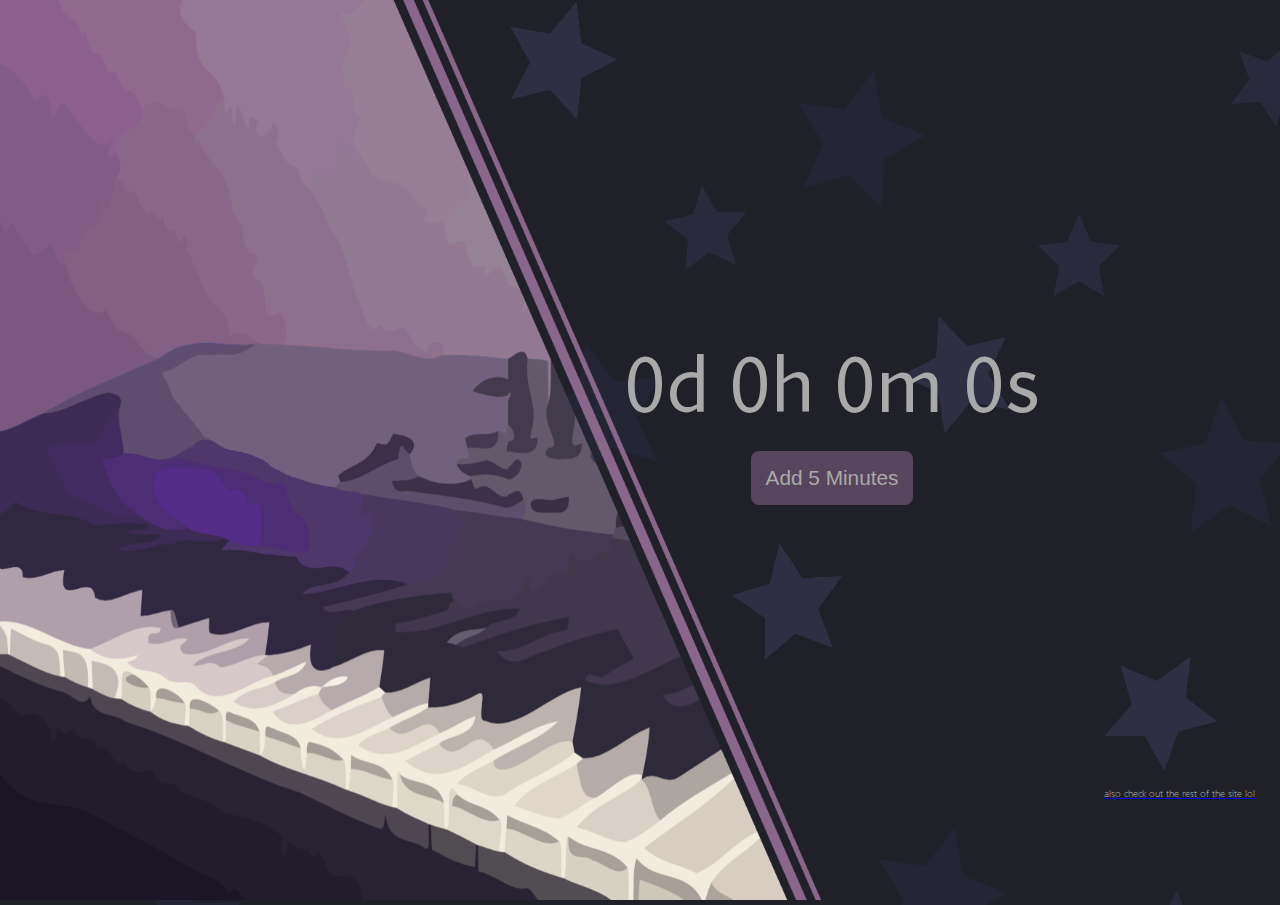
<file: countdown.html>
<!DOCTYPE html>
<html lang="en" data-scrollery=main>
    <head>
        <meta charset="UTF-8">
        <meta http-equiv="X-UA-Compatible" content="IE=edge">
        <meta name="viewport" content="width=device-width, initial-scale=1.0, maximum-scale=1.0, user-scalable=no, minimum-scale=1.0">
        <link rel="stylesheet" href="index.css">
        <link href="https://fonts.googleapis.com/css?family=Open+Sans:300,400,700&display=swap" rel="stylesheet"/>
        <script src="scrollery.js"></script>
        <script src="https://ajax.googleapis.com/ajax/libs/jquery/3.5.1/jquery.min.js"></script>
        <script src="smooth-scroll.min.js"></script>
        <script defer src="index.js"></script>

        <title>Starlotte's Music</title>
        <meta name="title" content="starlottemusic.github.io">
        <meta name="description" content="Starlotte's Music Portfolio">
        <meta name="keywords" content="star, starlotte, starlottemusic">
        <meta name="robots" content="index, follow">
        <meta http-equiv="Content-Type" content="text/html; charset=utf-8">
        <meta name="language" content="English">
        <meta name="author" content="Starlotte & RyanHCode">
        <link rel="shortcut icon" type="image/jpg" href="favicon.ico"/>

    </head>
    <style>
    @font-face {
  font-family: segoe_light;
  src: url(fonts/segoe_light.woff);
}
@font-face {
font-family: segoe_bold;
src: url(fonts/segoe_bold.woff);
}
  @font-face {
    font-family: seaford;
    src: url(fonts/seaford.woff);
}
img#bg-graphic{
  height: 100vh;
  width: auto;
  visibility: visible;
}
@media only screen and (max-width: 1000px) {
    img#bg-graphic{visibility: hidden}
    }
  }
    </style>
    <body scroll="no">
        <!-- #Navbar -->


        <main scroll="no">
            <div class="dimmer"></div>
            <div class="home-section" id="home">
              <div class="bg-graphic">
              <img id="bg-graphic" src="img/piano.png">
              </div>
              <div class="home-center-container">
                  <p class="main-header" id="demo"></p>
                  <script>
                  // Set the date we

                  // First we need a variable to store the number
                  var timesClicked = 0;
                  var clickUpdate = 0;
                  function btnClick(){
                    timesClicked++;

                  document.getElementById("timesClicked").innerHTML = timesClicked;
                  return true
                };


                    var distance = 0;
                  // Update the count down every 1 second
                  var x = setInterval(function() {

                    distance += -1000;
                    if (distance < 0) {
                      distance = 0;
                    }
                    // If the count down is over, write some text
                  }, 1000);

                  var y = setInterval(function() {
                    if (timesClicked != clickUpdate) {
                      distance = distance + 300000
                    }
                    timesClicked = clickUpdate;

                    // Time calculations for days, hours, minutes and seconds
                    var days = Math.floor(distance / (1000 * 60 * 60 * 24));
                    var hours = Math.floor((distance % (1000 * 60 * 60 * 24)) / (1000 * 60 * 60));
                    var minutes = Math.floor((distance % (1000 * 60 * 60)) / (1000 * 60));
                    var seconds = Math.floor((distance % (1000 * 60)) / 1000);

                    // Output the result in an element with id="demo"
                    document.getElementById("demo").innerHTML = days + "d " + hours + "h "
                    + minutes + "m " + seconds + "s ";
                  }, 1);
                  </script>
                  <button class="nav-style button learn-more-button" id="lmbt" href="#contact" onclick="javascript:btnClick()">
                      <span class="underline-hover">Add 5 Minutes</span>
                    </button>
                  </div>
                  <div class="learn-more-button-1">
                    <a href="index.html#home" target="_blank">
                    <p class="card-description" id="demo">also check out the rest of the site lol</p>
                  </a>
                </div>
            </div>


            <!-- #endregion experience -->
        </main>
    </body>
</html>
</file>
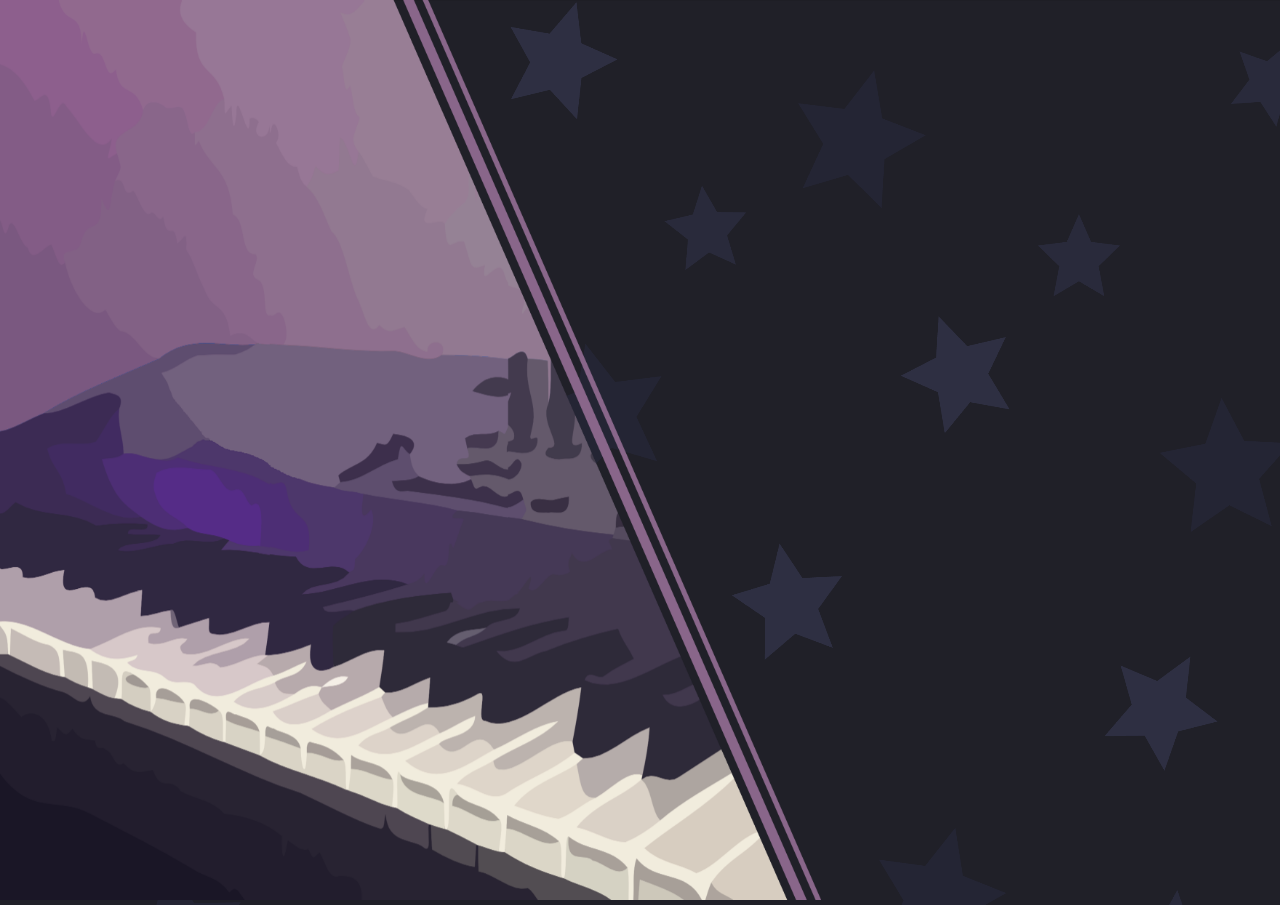
<file: lukyispst.html>
<!DOCTYPE html>
<html lang="en" data-scrollery=main>
    <head>
        <meta charset="UTF-8">
        <meta http-equiv="X-UA-Compatible" content="IE=edge">
        <meta name="viewport" content="width=device-width, initial-scale=1.0, maximum-scale=1.0, user-scalable=no, minimum-scale=1.0">
        <link rel="stylesheet" href="index.css">
        <link href="https://fonts.googleapis.com/css?family=Open+Sans:300,400,700&display=swap" rel="stylesheet"/>
        <script src="scrollery.js"></script>
        <script src="https://ajax.googleapis.com/ajax/libs/jquery/3.5.1/jquery.min.js"></script>
        <script src="smooth-scroll.min.js"></script>
        <script defer src="index.js"></script>

        <title>Starlotte's Music</title>
        <meta name="title" content="starlottemusic.github.io">
        <meta name="description" content="Starlotte's Music Portfolio">
        <meta name="keywords" content="star, starlotte, starlottemusic">
        <meta name="robots" content="index, follow">
        <meta http-equiv="Content-Type" content="text/html; charset=utf-8">
        <meta name="language" content="English">
        <meta name="author" content="Starlotte & RyanHCode">
        <link rel="shortcut icon" type="image/jpg" href="favicon.ico"/>

    </head>
    <style>
    @font-face {
  font-family: segoe_light;
  src: url(fonts/segoe_light.woff);
}
@font-face {
font-family: segoe_bold;
src: url(fonts/segoe_bold.woff);
}
  @font-face {
    font-family: seaford;
    src: url(fonts/seaford.woff);
}
img#bg-graphic{
  height: 100vh;
  width: auto;
  visibility: visible;
}
@media only screen and (max-width: 1000px) {
    img#bg-graphic{visibility: hidden}
    }
  }
    </style>
    <body scroll="no">
        <!-- #Navbar -->


        <main scroll="no">
            <div class="dimmer"></div>
            <div class="home-section" id="home">
              <div class="bg-graphic">
              <img id="bg-graphic" src="img/piano.png">
              </div>
                <div class="home-center-container">
                  <p class="sub-title" id="demo"></p>

                  <script>
                  // Set the date we're counting down to
                  var countDownDate = new Date("Sep 5, 2022 20:25:00").getTime();

                  // Update the count down every 1 second
                  var x = setInterval(function() {

                    // Get today's date and time
                    var now = new Date().getTime();

                    // Find the distance between now and the count down date
                    var distance = countDownDate - now;

                    // Time calculations for days, hours, minutes and seconds
                    var days = Math.floor(distance / (1000 * 60 * 60 * 24));
                    var hours = Math.floor((distance % (1000 * 60 * 60 * 24)) / (1000 * 60 * 60));
                    var minutes = Math.floor((distance % (1000 * 60 * 60)) / (1000 * 60));
                    var seconds = Math.floor((distance % (1000 * 60)) / 1000);

                    // Output the result in an element with id="demo"
                    document.getElementById("demo").innerHTML = days + "d " + hours + "h "
                    + minutes + "m " + seconds + "s ";

                    // If the count down is over, write some text
                    if (distance < 0) {
                      clearInterval(x);
                      document.getElementById("demo").innerHTML = "You can say is now lol";
                    }
                  }, 1000);
                  </script>
                  </div>
                </div>
            </div>


            <!-- #endregion experience -->
        </main>
    </body>
</html>
</file>
<file: index.css>
:root {
    font-size: 16px;
    font-family: segoe_light;

    --bg-primary: rgba(32, 32, 40, 0.4);
    --bg-secondary: rgba(36, 36, 52, 0.6);
    --bg-third: rgba(46, 47, 66, 0.6);

    --text-primary: #b8b8b8;
    --text-secondary: #ececec;

    --accent: #a295b1;
    --accent-transparent: rgba(137, 102, 138, 0.6);
    --accent-duller: #89668A;
    --accent-dullest: #7A597C;
    --scroll-bg: rgb(40, 34, 54);

    --icon-color:

    --scroll-width: 0.6rem;

    --icon-margin: 1.5rem;

    --navbar-hovered-width: 16rem;

    --home-bg-primary: hsl(240, 6%, 13%);
    --home-bg-secondary: hsl(240, 6%, 12%);

    --card-shadow-color: #161616;
    --card-shadow-size: 12px;
    /* scroll-behavior: smooth;  */
}



* {
    margin:0;
    padding:0;
}

body::-webkit-scrollbar {
    width: var(--scroll-width);
}
body::-webkit-scrollbar-track {
    background: var(--scroll-bg);
}
body::-webkit-scrollbar-thumb {
    background: var(--accent);
    border-radius: calc(var(--scroll-width) / 2 );
}
body {
    touch-action: none;

    color: black;
    background: black;
    background-color: var(--home-bg-secondary);
    opacity: 1;
    background-image:  url("stars.png");
    background-repeat: repeat;

    margin: 0px;
    padding: 0px;
    overflow: hidden;
}


html {
    color: black;
    background: black;
    background-color: var(--home-bg-secondary);
    opacity: 1;
    background-image:  url("stars.png");
    background-repeat: repeat;
}



/* Navbar */
.navbar {
    overflow: hidden;
    background: var(--bg-primary);
    position: absolute;
    transition: width 140ms ease;
    z-index:100;
}

.navbar-fixed {
    position: fixed;
}

.navbar-nav {
    padding: 0;
    margin: 0;
    display: flex;
    list-style: none;
    flex-direction: column;
    align-items: center;
    height:100%;
}

.nav-item {
    width: 100%;
    background: var(--bg-primary);
}

.active-nav svg {
    color: var(--accent);
    transition: color 0.3s
}
.nav-item:hover svg {
    color: var(--accent);
    transition: color 0.3s
}



.nav-link {
    display:flex;
    align-items: center;
    height: 5rem;
    color: var(--text-primary);
    text-decoration: none;
    transition: 0.1s;
}


.active-nav {
    background: var(--bg-third);
}
.nav-item:hover {
    background: var(--bg-secondary);
}
.active-nav > .nav-link {
    color: var(--text-secondary);
}

.nav-link:hover {
    color: var(--text-secondary);
}

.link-text {
    display:inline-block;
    position: relative;
    display: none;
    margin-left: 0.7rem;
}

.underline-hover::after {
    content: '';
    position: absolute;
    left: 0;
    bottom: -1px;
    height: 2px;
    width: 0%;
    background: var(--accent);
    transition: width 0.3s;
}

.active-nav > a > .link-text::after {
    content: '';
    position: absolute;
    left: 0;
    bottom: -1px;
    height: 2px;
    width: 100%;
    background: var(--accent);
    transition: width 0.3s;
}

.nav-link svg {
    max-width: 2rem;
    min-width: 1rem;
    margin: 0 var(--icon-margin);
}

.logo {
    background: var(--bg-secondary);
    font-weight: bold;
    text-transform: uppercase;
    text-align: center;
    letter-spacing: 0.2ch;
    margin-bottom: 1rem;
    width: 100%;
}




/* CONTENT */
main {

    margin: 0;
    padding: 0;
}

.form-input {
  font-family: segoe_light;
  position: relative;
  bottom: -12px;
  left: -17px;
  width: 118%;
  padding: 3px 12px;
  border-radius: 5px;
  display: inline-block;
  border: 1px solid #1a052e;
  border-radius: 3px;
  box-sizing: border-box;
  background-color: var(--bg-secondary);
  color: var(--text-primary);
}

.form-submit {
  font-family: segoe_bold;
  width: 40%;
  background-color: var(--accent-duller);
  color: white;
  padding: 10px 20px;
  margin: 8px 0;
  border: none;
  border-radius: 4px;
  cursor: pointer;
  position:relative;
  bottom:-5px;
}

.form-submit:hover {
  background-color: var(--accent-dullest);
}

.home-lines {
    position: relative;
    top: -135px;
    left: -35px;
    right: 0;
    height:90px;
    width:auto;
}

.home-section {
    padding: 0;
    margin: 0;


    height:100vh;
    width:100vw;
}
.projects-section {
    padding: 0;
    margin: 0;
    position:relative;

    height:100vh;
    width:100vw;
}


.main-header {
    font-family: seaford;
    font-size: clamp(1.7rem, 5rem, 9vw);
    font-weight: 400;
    color: var(--text-primary);
}

.contact-header {
    font-family: seaford;
    font-size: clamp(1.7rem, 3vw, 9vw);
    font-weight: 400;
    color: var(--text-primary);
}

.sub-title {
    font-size: clamp(1.3rem, 3rem, 6vw);
    position: relative;
    bottom: 20px;
    left: 40px;
    color: var(--text-primary);
}

.subtitle-list {
    position: relative;
    left: 82px;
    bottom: 25px;
    font-size: clamp(1.3rem, 3rem, 6vw);
    color: var(--accent);
}

.subtitle-list-2 {
    position: relative;
    left: 89px;
    bottom: 30px;
    font-size: clamp(1.3rem, 3rem, 6vw);
    color: var(--accent);
}

.info-paragraph {
    width: 36%;
    font-size: clamp(0.5rem, 1.2vw, 9vw);
    font-weight: 400;
    color: var(--text-primary);
    text-align: left;
    position:absolute;
    right: 30.5%;
}

.info-paragraph-2 {
    width: 60%;
    font-size: 0.8rem;
    font-weight: 400;
    color: var(--text-primary);
    text-align: left;
    position:absolute;
    right: 20.5%;
}

.nav-style {
    background: var(--accent-transparent);
    border: transparent;
    padding: 15px;
    border-radius: 8px;
    cursor: pointer;
    color: var(--text-primary);
    transition: 0.5s;
}

.form-nav-style {
    background: var(--bg-secondary);
    border: transparent;
    padding: 15px;
    border-radius: 8px;
    cursor: pointer;
    color: var(--text-primary);
    transition: 0.5s;
}

.arrow-nav-style {
    background: var(--accent-transparent);
    border: transparent;
    padding: 7px;
    border-radius: 8px;
    cursor: pointer;
    color: var(--text-primary);
    transition: 0.25s;
}

.nav-style:hover {
    background: var(--bg-third);
}

.arrow-nav-style:hover {
    background: var(--bg-third);
}

.underline-hover {
    position: relative;
}

.button {
    font-size: 1.3rem;
    margin: 0;
}
.button > svg {
    height: 1.5rem;
    width: 1.5rem;
    vertical-align: center;
    position: relative;
    top: 0.2em;
    margin: 0;
    padding: 0;
}

.nav-style:hover .svg-hover-accent {
    color: var(--accent);
}

.svg-hover-accent {
    transition: color 0.3s;
}
.svg-hover-accent:hover {
    color: var(--accent);
}

.learn-more-button {
    margin-top:10px;
}

.learn-more-button-1 {
    position: absolute;
    bottom: 100px;
    right: 25px;
}

.learn-more-button-2 {
    position: absolute;
    bottom: -75px;
    right: -40px;
    width: 150%;
}

.arrow-button-up1 {
    position: absolute;
    left: 155px;
    top: -7px;
}

.arrow-button-down1 {
  position: absolute;
  left: 200px;
  top: -7px;
}

.arrow-button-up2 {
    position: absolute;
    left: 335px;
    top: -7px;
}

.arrow-button-down2 {
  position: absolute;
  left: 380px;
  top: -7px;
}

.arrow-button-up3 {
    position: absolute;
    left: 215px;
    top: -7px;
}

.arrow-button-down3 {
  position: absolute;
  left: 260px;
  top: -7px;
}

.list {
    background-color: transparent;
    color: var(--accent);
    font-weight: 500;
}

@keyframes blinkingText{
    0%{     opacity: 1;    }
    49%{    opacity: 1; }
    60%{    opacity: 0; }
    99%{    opacity: 0;  }
    100%{   opacity: 1;    }
}

.home-center-container {
    opacity: -webkit-calc((450 - var(--main-scrollTop)) / 500);
    /* background-color: hsl(0, 56%, 55%); */
}

.dimmer {
    content: '';
    position:absolute;
    left: 0;
    right: 0;
    top: 0;
    bottom: -5px;
    background-color: var(--bg-primary);
    opacity: -webkit-calc((var(--main-scrollTop)) / 400);
    /* background-color: hsl(0, 56%, 55%); */
}


/* Project page */

.projects-outer {
    width: 100%;
    height: 100%;
    padding-left: 5%;
    padding-top: 5rem;
}

.contact-outer {
    width: 100%;
    height: 100%;
    position: absolute;
    top: 0;
    right: 0;
    padding-right: 5%;
    padding-top: 5rem;
    text-align: right;
}

.slide-in-title {
    opacity: 0;
    font-size: clamp(1.3rem, 2rem, 6vw);;
    color: var(--text-primary);
    transform: translate(-20%, 0%);
    transition: all 0.3s;
    width: 90%;
    height: 3rem;
    border-top: 0px;
    border-right: 0px;
    border-left: 0px;
    border-bottom: 2px;
    border-style: dashed;
    border-color: var(--bg-secondary);
}

.slide-in-right {
    opacity: 0;
    font-size: clamp(1.3rem, 2rem, 6vw);;
    color: var(--text-primary);
    transform: translate(20%, 0%);
    transition: all 0.3s;
}

.slide-in {
    opacity: 1;
    transform: translate(0%, 0%)
}

/* Project container */
.projects-container {
    overflow: auto;
    overflow-x: hidden;
    padding:10px;
    list-style: none;
    flex-direction: row;
    flex-wrap: wrap;
    width: 85%;
    height: 75%;
}


/* #region Cards */

.card {
    float: center;
    left: -17.5vw;
    display: inline-block;
    margin:10px;
    width: 15%;
    height: 125%;
    background-color:#1B1B1B;
    border-radius: 10px;
    cursor: pointer;
    transition: all 0.3s;
    position: relative;
    -webkit-box-shadow: 0 0 var(--card-shadow-size) 2px var(--card-shadow-color);
    -moz-box-shadow: 0 0 var(--card-shadow-size) 2px var(--card-shadow-color);
    box-shadow: 0 0 var(--card-shadow-size) 2px var(--card-shadow-color);
}

.portfolio-card {
    float: left;
    display: inline-block;
    margin:10px;
    width: 100%;
    height: 100%;
    left:-10px;
    top:-10px;
    background-color:#1B1B1B;
    border-radius: 10px;
    cursor: pointer;
    transition: all 0.2s;
    position: absolute;

    -webkit-box-shadow: 0 0 var(--card-shadow-size) 2px var(--card-shadow-color);
    -moz-box-shadow: 0 0 var(--card-shadow-size) 2px var(--card-shadow-color);
    box-shadow: 0 0 var(--card-shadow-size) 2px var(--card-shadow-color);
}

.portfolio-back {
    float: left;
    display: inline-block;
    margin:10px;
    width: 16%;
    height: 47.5%;
    background-color:#1B1B1B;
    border-radius: 10px;
    cursor: pointer;
    position: relative;

    -webkit-box-shadow: 0 0 var(--card-shadow-size) 2px var(--card-shadow-color);
    -moz-box-shadow: 0 0 var(--card-shadow-size) 2px var(--card-shadow-color);
    box-shadow: 0 0 var(--card-shadow-size) 2px var(--card-shadow-color);
}

.card-a:hover #card-cover {
    transform: translate(100%, 0%);
}

.card:hover {
    transform: scale(1.05);

}

.card-image {
    position: relative;
    border-radius: 10px 10px 0px 0px;
    width: 100%;
    filter: contrast(0.90) brightness(0.85);
    /* aspect-ratio: 16/98; */
}


.card-divider {
    border: none;
    border-top: 2px solid;
    border-color: var(--bg-secondary);
    width:95%;
    margin-left:2.5%;
}

.card-contents {
    width: 90%;
    padding: 10px;
    position: relative;

}

.card-a {
    text-decoration: none;
}

.card-title {
    font-family: seaford;
    font-size: 1.3vw;
    font-weight: 600;
    color: var(--text-primary);
}

.card-title-2 {
    font-family: seaford;
    font-size: 1.3vw;
    font-weight: 600;
    color: var(--text-primary);
    position: absolute;
    text-align: center;
    top: -62.5%;
    left: 31%;
}


.card-text-title {
    font-family: seaford;
    padding-top: 7px;
    padding-left: 15px;
    font-size: 1.2vw;
    font-weight: 600;
    color: var(--text-primary);
}

.card-description {
    padding-left: 15px;
    font-size: 0.8vw;
    font-weight: 400;
    color: var(--text-primary);
    text-align: left;
}

.card-description-2 {
    padding-left: 15px;
    font-size: 0.8vw;
    font-weight: 400;
    color: var(--text-primary);
    text-align: left;
}

.card-player {
    position:absolute;
    bottom:10px;
    left: 10px;
    display: flex;
    flex-direction: row;
}

.card-tag {
    font-size: 1.05rem;
    font-weight: lighter;
    color: var(--text-secondary);
    background-color: var(--card-tag-color);
    filter: saturate(80%);
    border-radius: 3px;
    padding-left: 5px;
    padding-right: 5px;
    margin-right:5px;
}
/* #endregion */


/* #region Contact */
.contact-section {
    padding: 0;
    margin: 0;
    position: relative;
    height:100vh;
    width:100vw;
}


.social-left {
    font-size: clamp(0.6rem, 1rem, 3.1vw);
    display: inline-block;
    background: var(--bg-third);
    height: 100%;
    width: clamp(100px, 5%, 20%);
    margin-right:0px;
    border-radius: 10px 0px 0px 10px;
}


.social-left:hover {
    background: var(--bg-third);
}

.social-right {
    font-size: clamp(0.5rem, 1rem, 2.5vw);
    margin-left:0px;
    display: inline-block;
    background: var(--bg-secondary);
    height: 100%;
    width: clamp(120px, 15rem, 27%);
    border-radius: 0px 10px 10px 0px;
}

.form-right {
    font-size: clamp(0.6rem, 0.8rem, 3vw);
    margin-top:-12px;
    display: inline-block;
    background: none;
    width: clamp(120px, 15rem, 27%);
    border-radius: 0px 10px 10px 0px;
}

.social-hr {
    width: 10%;
    margin-top: 7px;
    margin-bottom: 7px;

    border: none;
    border-top: 2px solid;
    border-color: var(--bg-primary);

}
/* #endregion */

/* AUDIO PLAYER */

.player-button {
  display: inline-block;
  height: 1em;
  background: none;
  padding: 0;
  border: none;
  font-size: 1.2em;
  position: relative;
  bottom: -0.15em;
}

.audio-player {
  --player-button-width: 2.5vw;
  --space: .5em;
  width: 100%;
  position: relative;
  bottom: -5px;
}

.controls {
  display: flex;
  flex-direction: row;
  align-items: center;
  width: 100%;
  margin-top: 10px;
}

.player-button {
  background-color: transparent;
  border: 0;
  width: var(--player-button-width);
  height: var(--player-button-width);
  cursor: pointer;
  padding: 0;
  color: var(--text-primary);
}

.player-button:hover {
  color: var(--accent);
  transition: all .3s;
}

.timeline {
  -webkit-appearance: none;
  width: 7vw;
  height: .5em;
  background-color: var(--text-primary);
  border-radius: 5px;
  background-size: 0% 100%;
  background-image: linear-gradient(#a295b1, #a295b1);
  background-repeat: no-repeat;
  margin-right: var(--space);
  position: relative;
  top: 4px;
  right: -3.5%;
}

.timeline::-webkit-slider-thumb {
  -webkit-appearance: none;
  width: 1em;
  height: 1em;
  border-radius: 50%;
  cursor: pointer;
  opacity: 0;
  transition: all .1s;
  background-color: var(--accent);
}

.timeline::-moz-range-thumb {
  -webkit-appearance: none;
  width: 1em;
  height: 1em;
  border-radius: 50%;
  cursor: pointer;
  opacity: 0;
  transition: all .1s;
  background-color: var(--accent);
}

.timeline::-ms-thumb {
  -webkit-appearance: none;
  width: 1em;
  height: 1em;
  border-radius: 50%;
  cursor: pointer;
  opacity: 0;
  transition: all .1s;
  background-color: var(--accent);
}

.timeline::-webkit-slider-thumb:hover {
  background-color: #877899;
}

.timeline:hover::-webkit-slider-thumb {
  opacity: 1;
}

.timeline::-moz-range-thumb:hover {
  background-color: #877899;
}

.timeline:hover::-moz-range-thumb {
  opacity: 1;
}

.timeline::-ms-thumb:hover {
  background-color: #877899;
}

.timeline:hover::-ms-thumb {
  opacity: 1;
}

.timeline::-webkit-slider-runnable-track {
  -webkit-appearance: none;
  box-shadow: none;
  border: none;
  background: transparent;
}

.timeline::-moz-range-track {
  -webkit-appearance: none;
  box-shadow: none;
  border: none;
  background: transparent;
}

.timeline::-ms-track {
  -webkit-appearance: none;
  box-shadow: none;
  border: none;
  background: transparent;
}


.sc-link {
  align: center;
  width:19%;
  height:19%;
  position:absolute;
  left: 106%;
  bottom: 1.3vw;
  color: var(--text-primary);
  transition: all .3s;
}

.sc-link:hover {
  color: var(--accent);
}
/* #endregion */



/* Only computers */
@media only screen and (min-width: 1000px) {
    .projects-outer {
        padding-top: 6rem;
    }

    .contact-outer {
        padding-top: 6rem;
    }

    .nav-link svg {
        margin: 0;
    }

    .home-center-container {
        margin:auto;
        width:40%;
        height:25%;
        position:absolute;
        top:0;
        bottom:0;
        left:30%;
        right:0;
        /* background: hsl(0, 51%, 42%); */
        text-align: center;
    }

    .info-paragraph {
      visibility: visible;
    }

    .info-paragraph-2 {
      visibility: hidden;
    }

    .contact-center-container {
        margin:auto;
        width:40%;
        height:25%;
        position:absolute;
        top:30%;
        bottom:0;
        left:37%;
        right:0;
        /* background: hsl(0, 51%, 42%); */
        text-align: center;
    }

    .prices-container {

      width:75%;
      height:25%;
      position:absolute;
      top:150px;
      right:-34%;
      /* background: hsl(0, 51%, 42%); */
      text-align: center;
  }

  .price-info-container {

    width:75%;
    height:25%;
    position:absolute;
    top:135px;
    right:18.5%;
    /* background: hsl(0, 51%, 42%); */
    text-align: center;
}

    /* .navbar {
        right:0;
        top:0;
        width: 5rem;
        height: 100vh;
    } */
    .navbar {
        /* right:0%; */
        /* transform: translateX(-25%); */
        top:0;
        width: 100%;
        height: 5rem;
    }
    /* .navbar:hover {
        width: var(--navbar-hovered-width);
    } */

    .nav-item:hover .underline-hover::after {
        content: '';
        position: absolute;
        left: 0;
        bottom: -1px;
        height: 2px;
        width: 100%;
        background: var(--accent);
        transition: width 0.3s;
    }



    .underline-hover:hover::after {
        content: '';
        position: absolute;
        left: 0;
        bottom: -1px;
        height: 2px;
        width: 100%;
        background: var(--accent);
        transition: width 0.3s;
    }

    .form-subtitle {
        position:relative;
        bottom:-8px;
        font-size: clamp(0.3rem, 0.75vw, 6vw);
        width: 60%;
        color: var(--text-primary);
    }

    .navbar-nav {
        flex-direction: row;
        align-items: center;
    }


    .logo {
        display: none;
    }



    .navbar:hover .link-text {
        display: block;
    }

    .nav-item:last-child {
        margin-top: auto;
    }

    .nav-link {
        justify-content: center;
    }

    .text-img {
          position: absolute;
          visibility:hidden;
    }

    .link-text {
        display: block;


    }
}

/* Only mobile devices/tall devices */
@media only screen and (max-width:  1000px) {

  .audio-player {
    --player-button-width: 2.5em;
    --sound-button-width: 2em;
    --space: .5em;
    width: 15rem;
    position: relative;
    bottom: -5px;
  }

  .timeline {
    -webkit-appearance: none;
    width: calc(81% - (var(--player-button-width) + var(--sound-button-width) + var(--space)));
    height: .5em;
    background-color: var(--text-primary);
    border-radius: 5px;
    background-size: 0% 100%;
    background-image: linear-gradient(#a295b1, #a295b1);
    background-repeat: no-repeat;
    margin-right: var(--space);
    position: relative;
    top: 4px;
    right: -3.5%;
  }

  .sc-link {
    width:15%;
    height:15%;
    position:absolute;
    left: 82.5%;
    bottom: 50%;
    color: var(--text-primary);
    transition: all .3s;
  }

  .social-right {
      font-size: 2.25vw;
  }

  .card {
    float: center;
    left: -5vw;
    top: 25px;
    width: 100%;
    height: 22vh;
  }

  .card-title {
      font-family: seaford;
      font-size: 1.5em;
      font-weight: 600;
      color: var(--text-primary);
  }

  .card-title-2 {
      font-family: seaford;
      padding-left: 15px;
      font-size: 2.4vw;
      font-weight: 600;
      color: var(--text-primary);
      text-align: left;
      position: absolute;
      top: -12vw;
      left: 6vw;
  }


  .card-text-title {
      font-family: seaford;
      padding-top: 7px;
      padding-left: 15px;
      font-size: 1.25em;
      font-weight: 600;
      color: var(--text-primary);
  }

  .info-paragraph {
    visibility: hidden;
  }

  .info-paragraph-2 {
    visibility: visible;
  }

  .card-description {
      padding-left: 15px;
      font-size: 1em;
      font-weight: 400;
      color: var(--text-primary);
      text-align: left;
  }

  .card-description-2 {
      position: absolute;
      padding-left: 15px;
      font-size: 1.3vh;
      font-weight: 400;
      color: var(--text-primary);
      text-align: left;
      left: -10px;
      width: 90%;
  }

    .experience-container {
        flex-direction: column;
    }
    .projects-container {
        padding:8px;
    }
    .home-center-container {
        margin:auto;
        width:100%;
        height:30%;
        position:absolute;
        top:0;
        bottom:0;
        left:0;
        right:0;

        text-align: center;
    }

    .contact-center-container {
        position: absolute;
        width:100%;
        height:25%;
        top: 45vh;
        right: -16%;
        text-align: center;
    }

    .prices-container {
        margin:auto;

        width:25%;
        height:30%;
        position: absolute;
        top: 27.5%;
        -ms-transform: translateY(-50%);
        transform: translateY(-50%);
        left:6vw;
        text-align: center;
    }

    .price-info-container {
        margin:auto;

        width:100%;
        height:30%;
        position:absolute;
        top:120px;
        left:12vw;
        text-align: center;
    }

    .portfolio-back {
        float: left;
        display: inline-block;
        margin:10px;
        width: 260px;
        height: 340px;
        background-color:#1B1B1B;
        border-radius: 10px;
        cursor: pointer;
        position: relative;

        -webkit-box-shadow: 0 0 var(--card-shadow-size) 2px var(--card-shadow-color);
        -moz-box-shadow: 0 0 var(--card-shadow-size) 2px var(--card-shadow-color);
        box-shadow: 0 0 var(--card-shadow-size) 2px var(--card-shadow-color);
    }

    .sub-title {
      position: relative;
      visibility:hidden;
    }

    .subtitle-list {
      position: relative;
      visibility:hidden;
    }

    .subtitle-list-2 {
        position: relative;
        visibility:hidden;
    }

    .home-lines {
          position: relative;
          visibility:hidden;
    }

    .text-img {
          position: relative;
          top: 0;
          left: 0;
          right: 0;
          object-fit: contain;
          max-height:175px;
          height: 20vw;
          width:auto;
          visibility:visible;
    }

    .form-subtitle {
        position:relative;
        bottom:-8px;
        font-size: clamp(0.3rem, 0.8rem, 6vw);
        width: 60%;
        color: var(--text-primary);
    }

    .navbar {
        top:-1px;
        width:100vw;
        height: 4rem;
    }

    .logo {
        display: none;
    }

    .navbar-nav {
        flex-direction: row;
    }

    .nav-link {
        justify-content: center;
    }

}
</file>
